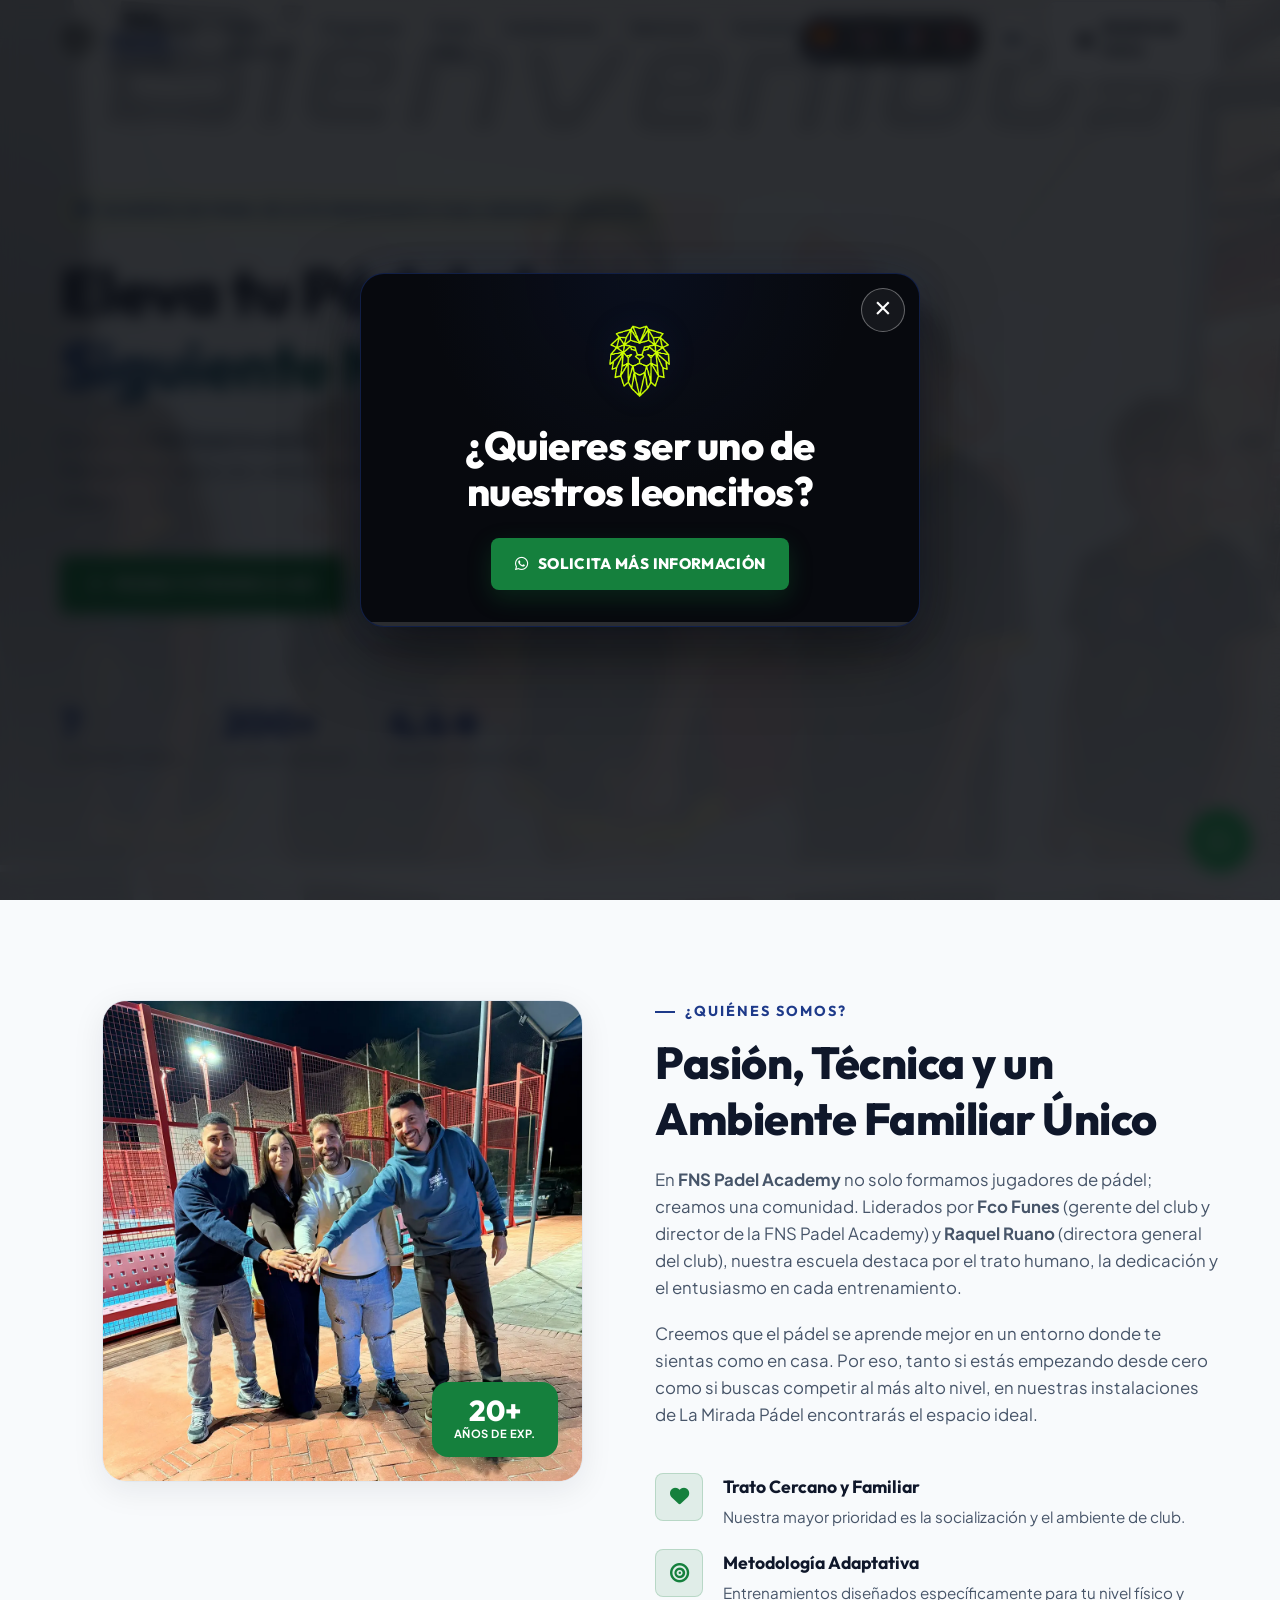
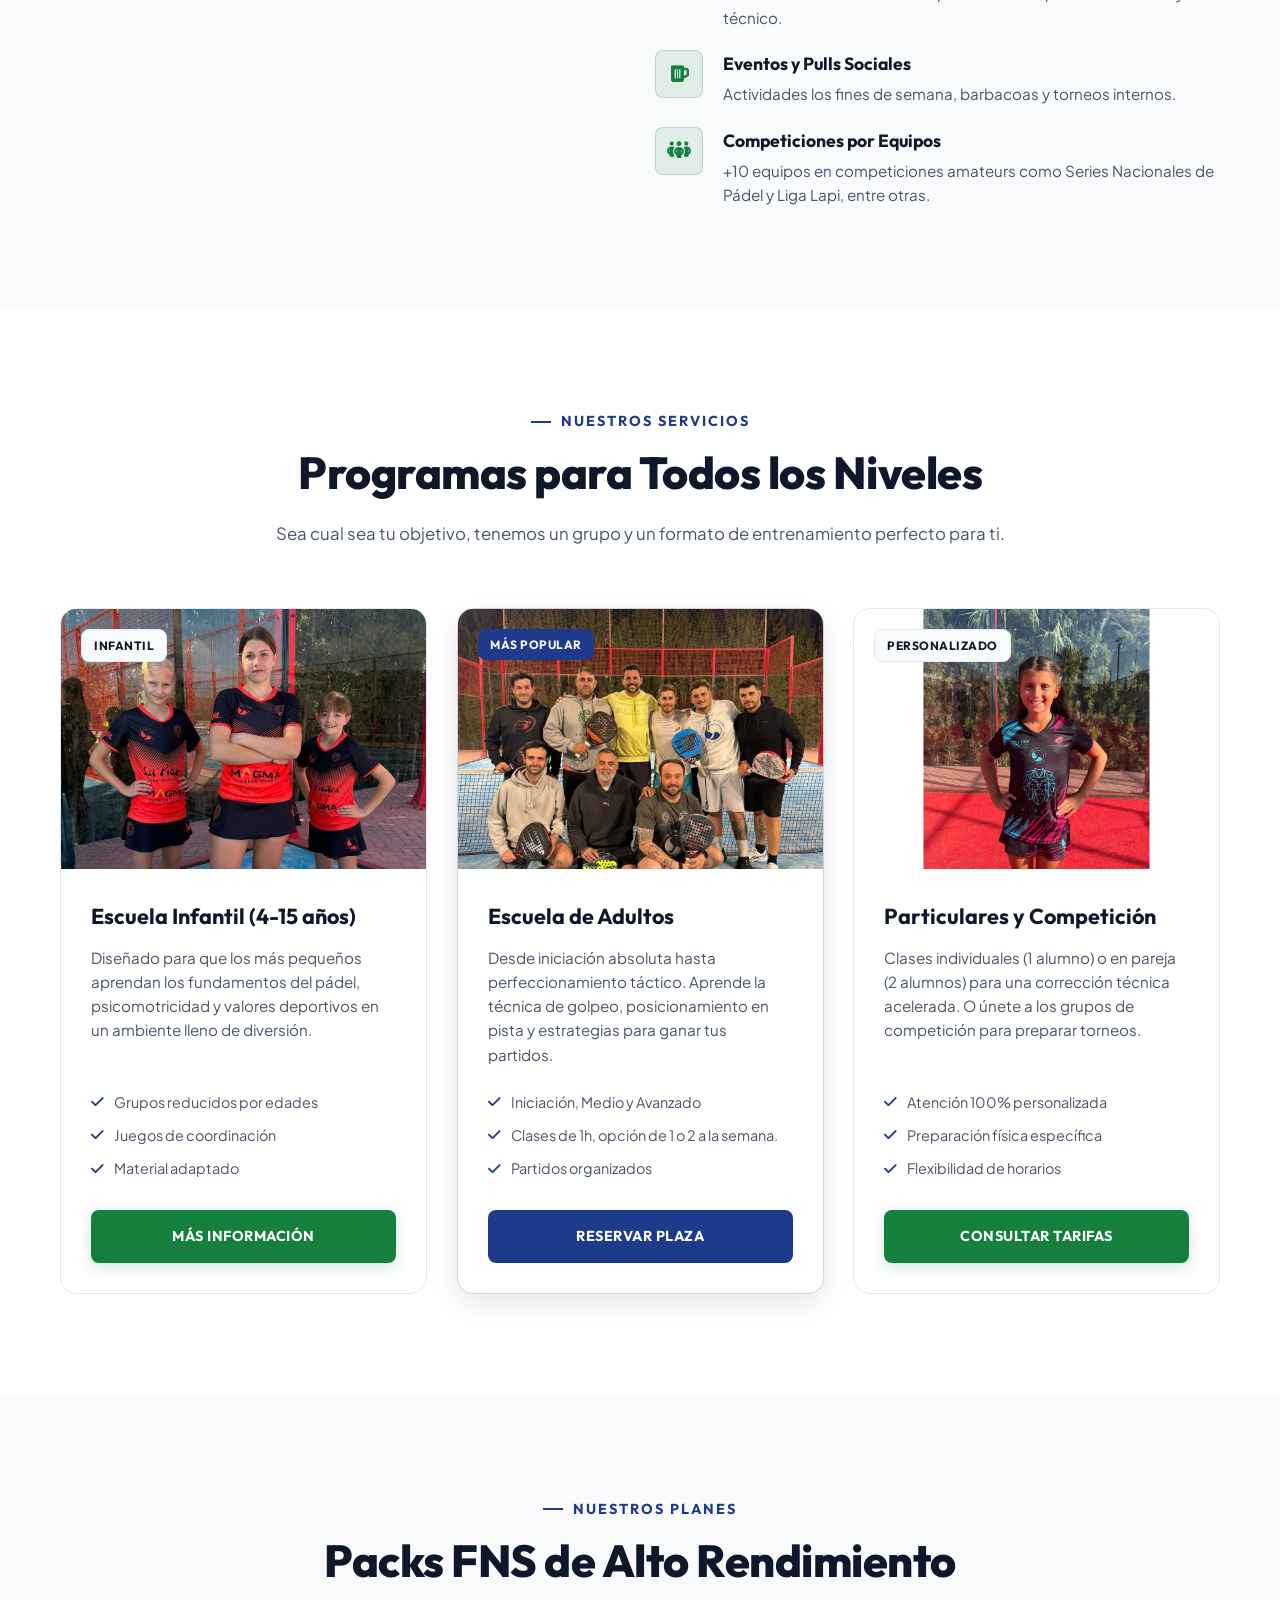
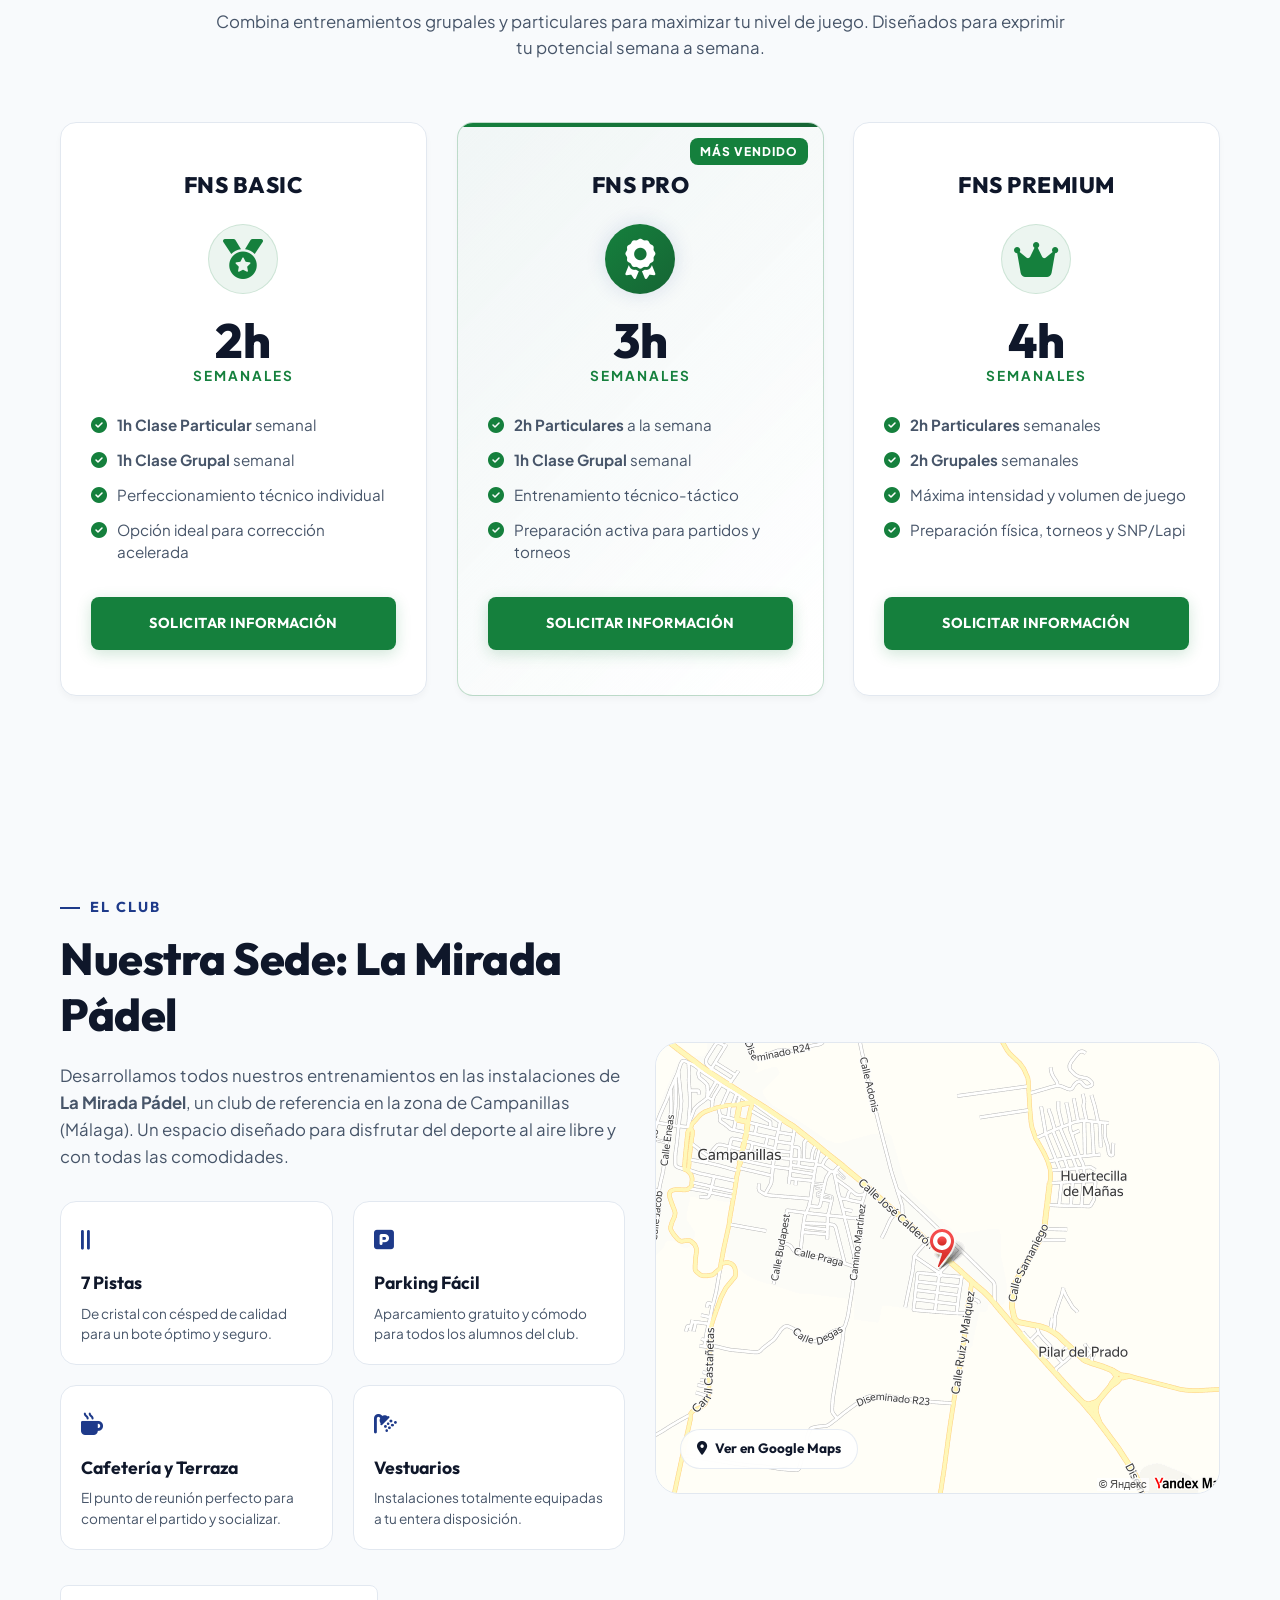
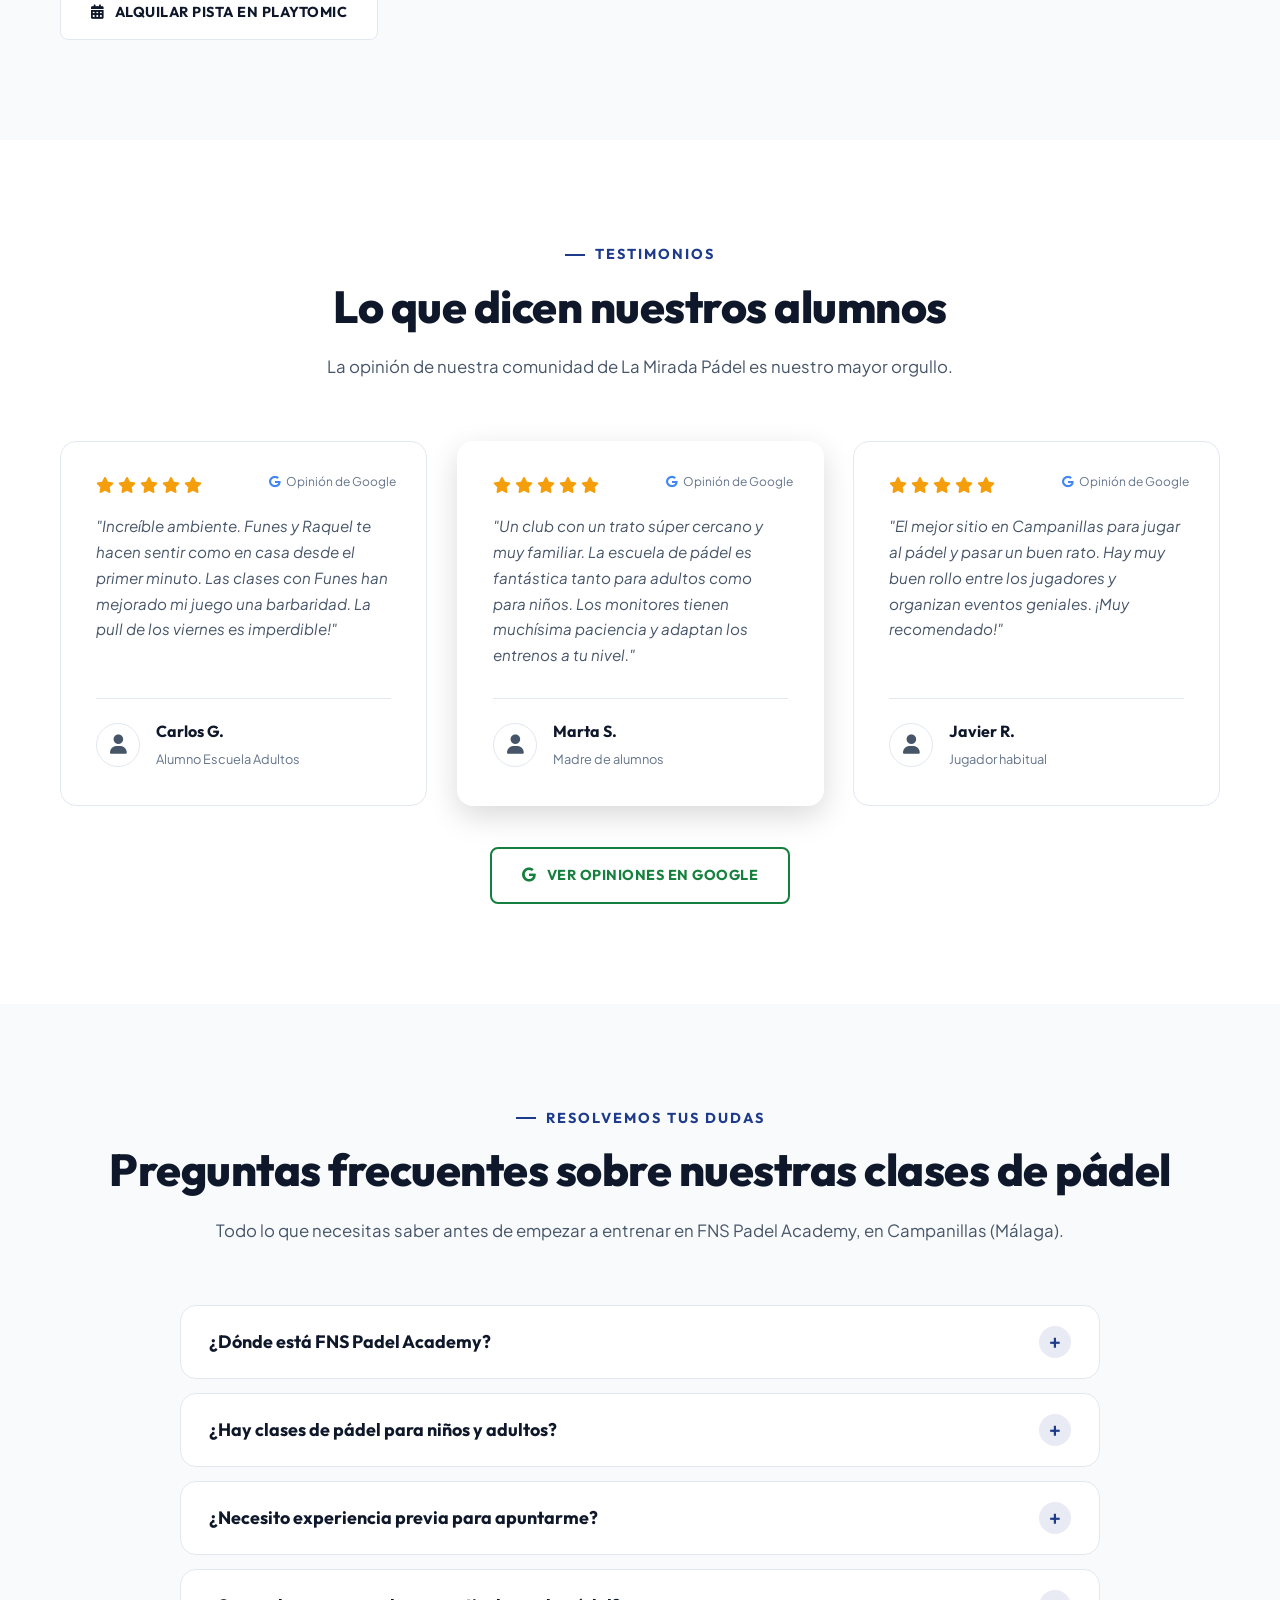
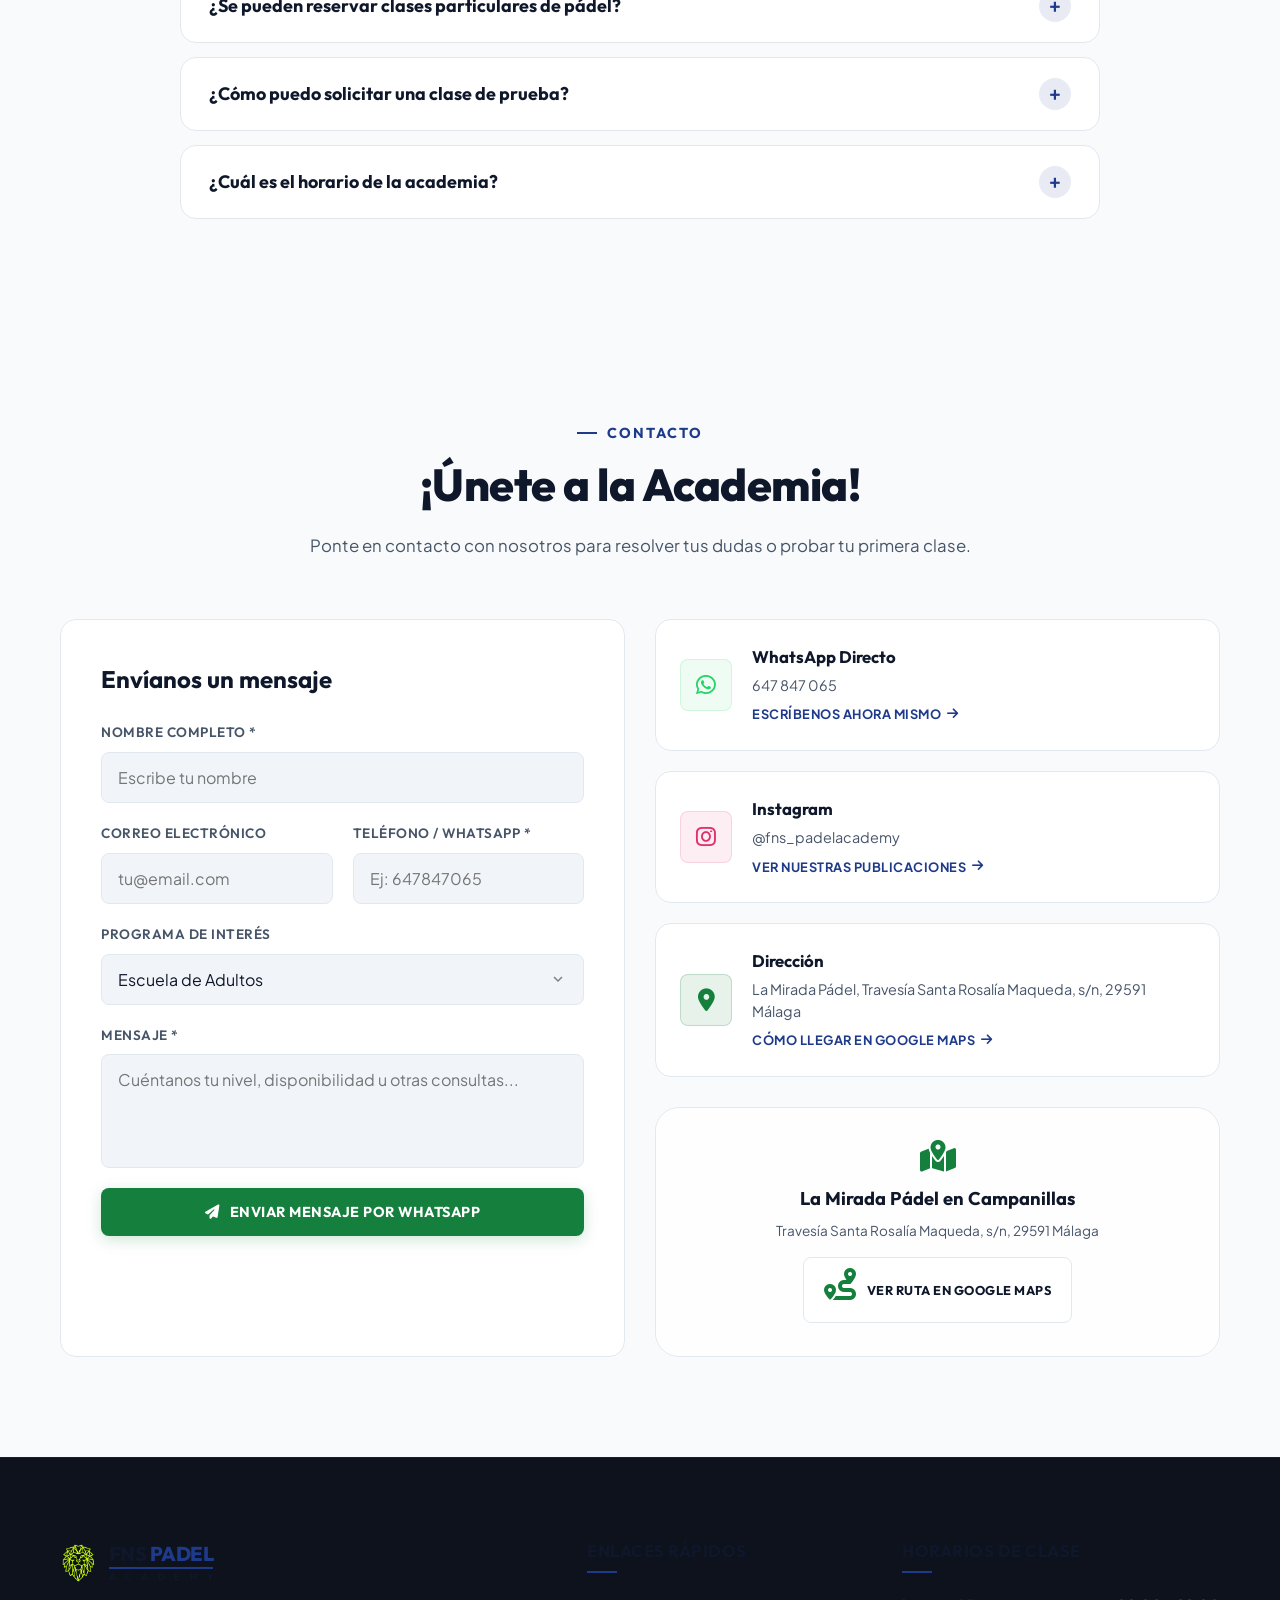
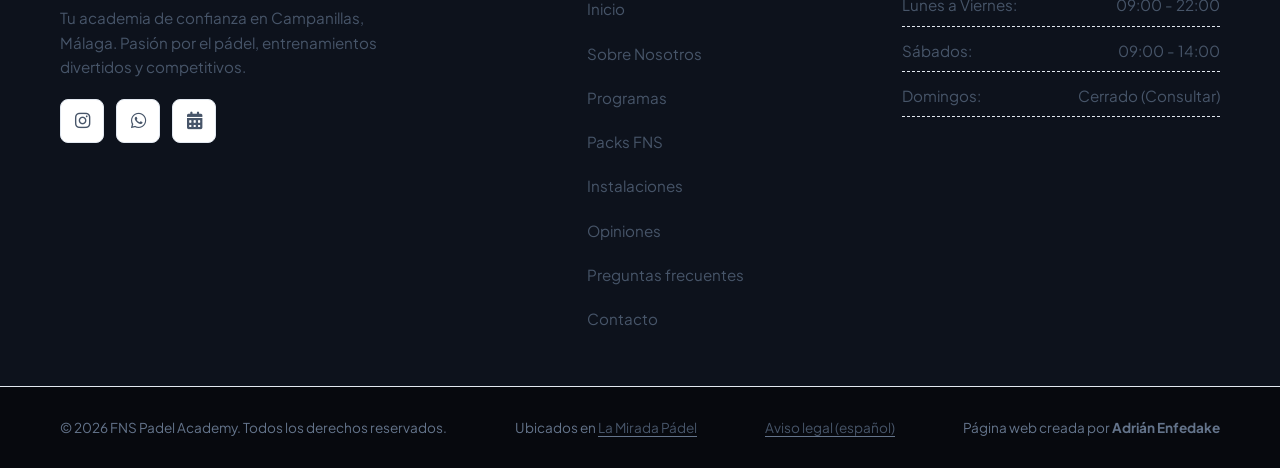
<file: index.html>
<!DOCTYPE html>
<html lang="es">
<head>
    <meta charset="UTF-8">
    <meta name="viewport" content="width=device-width, initial-scale=1.0">
    <title>FNS Padel Academy | Clases de Pádel en Campanillas, Málaga</title>
    <link rel="icon" type="image/png" sizes="96x96" href="/assets/favicon-96.png">
    <link rel="icon" type="image/png" sizes="48x48" href="/assets/favicon-48.png">
    <link rel="shortcut icon" href="/favicon.ico">
    <link rel="apple-touch-icon" sizes="180x180" href="/assets/apple-touch-icon.png">
    <link rel="manifest" href="/site.webmanifest">
    
    <!-- SEO Meta Tags -->
    <meta name="description" content="Aprende y mejora tu juego en FNS Padel Academy, ubicada en el club La Mirada Pádel (Campanillas, Málaga). Clases de pádel para adultos, niños y competición con Funes y Raquel.">
    <meta name="keywords" content="padel, FNS padel academy, la mirada padel, clases padel malaga, clases padel campanillas, escuela padel adultos, padel infantil malaga, jugar padel malaga, reservar pista padel">
    <meta name="author" content="Adrián Enfedake">
    <meta name="creator" content="Adrián Enfedake">
    <meta name="robots" content="index, follow, max-image-preview:large">
    <meta name="theme-color" content="#07090e">
    <link rel="canonical" href="https://fnspadelacademy.com/">
    <link rel="alternate" hreflang="es" href="https://fnspadelacademy.com/?lang=es">
    <link rel="alternate" hreflang="en" href="https://fnspadelacademy.com/?lang=en">
    <link rel="alternate" hreflang="fr" href="https://fnspadelacademy.com/?lang=fr">
    <link rel="alternate" hreflang="da" href="https://fnspadelacademy.com/?lang=da">
    <link rel="alternate" hreflang="x-default" href="https://fnspadelacademy.com/">
    
    <!-- Open Graph / Facebook / Instagram -->
    <meta property="og:type" content="website">
    <meta property="og:url" content="https://fnspadelacademy.com/">
    <meta property="og:site_name" content="FNS Padel Academy">
    <meta property="og:title" content="FNS Padel Academy | Escuela de Pádel en Málaga">
    <meta property="og:description" content="Entrena con profesionales en un ambiente familiar único. Escuela de adultos, infantil y competición en La Mirada Pádel.">
    <meta property="og:image" content="https://fnspadelacademy.com/assets/fns-padel-academy-social.jpg">
    <meta property="og:image:width" content="1200">
    <meta property="og:image:height" content="630">
    <meta property="og:image:alt" content="Alumnos entrenando en FNS Padel Academy, Campanillas, Málaga">
    <meta property="og:locale" content="es_ES">
    
    <!-- Twitter Card -->
    <meta name="twitter:card" content="summary_large_image">
    <meta name="twitter:url" content="https://fnspadelacademy.com/">
    <meta name="twitter:title" content="FNS Padel Academy | Escuela de Pádel en Málaga">
    <meta name="twitter:description" content="Aprende y mejora tu juego en FNS Padel Academy. Clases de pádel para todas las edades y niveles en Campanillas.">
    <meta name="twitter:image" content="https://fnspadelacademy.com/assets/fns-padel-academy-social.jpg">
    <meta name="twitter:image:alt" content="Alumnos entrenando en FNS Padel Academy, Campanillas, Málaga">
    
    <!-- JSON-LD Structured Data (website, local business and services) -->
    <script type="application/ld+json">
    {
      "@context": "https://schema.org",
      "@graph": [
        {
          "@type": "WebSite",
          "@id": "https://fnspadelacademy.com/#website",
          "url": "https://fnspadelacademy.com/",
          "name": "FNS Padel Academy",
          "inLanguage": "es-ES",
          "creator": {
            "@type": "Person",
            "name": "Adrián Enfedake"
          },
          "publisher": {
            "@id": "https://fnspadelacademy.com/#academy"
          }
        },
        {
          "@type": "WebPage",
          "@id": "https://fnspadelacademy.com/#webpage",
          "url": "https://fnspadelacademy.com/",
          "name": "FNS Padel Academy | Clases de Pádel en Campanillas, Málaga",
          "description": "Academia de pádel para adultos, niños y competición en La Mirada Pádel, Campanillas, Málaga.",
          "isPartOf": {
            "@id": "https://fnspadelacademy.com/#website"
          },
          "about": {
            "@id": "https://fnspadelacademy.com/#academy"
          },
          "inLanguage": "es-ES"
        },
        {
          "@type": "SportsActivityLocation",
          "@id": "https://fnspadelacademy.com/#academy",
          "name": "FNS Padel Academy",
          "description": "Academia de pádel para adultos, niños y competición en La Mirada Pádel, Campanillas, Málaga.",
          "slogan": "Hoy entrenan, mañana compiten, siempre crecen",
          "image": [
            "https://fnspadelacademy.com/assets/fns-padel-academy-social.jpg",
            "https://fnspadelacademy.com/assets/equipo-fns.webp",
            "https://fnspadelacademy.com/assets/escuela-infantil.webp"
          ],
          "logo": {
            "@type": "ImageObject",
            "url": "https://fnspadelacademy.com/assets/logo-square-512.png",
            "width": 512,
            "height": 512
          },
          "url": "https://fnspadelacademy.com/",
          "telephone": "+34647847065",
          "priceRange": "$$",
          "address": {
            "@type": "PostalAddress",
            "streetAddress": "Travesía Santa Rosalía Maqueda, s/n",
            "addressLocality": "Santa Rosalía Maqueda",
            "postalCode": "29591",
            "addressRegion": "Málaga",
            "addressCountry": "ES"
          },
          "geo": {
            "@type": "GeoCoordinates",
            "latitude": 36.721473,
            "longitude": -4.567341
          },
          "hasMap": "https://www.google.com/maps/place//data=!4m2!3m1!1s0xd72f02963f8306f:0x38695632b1d545f",
          "areaServed": [
            {
              "@type": "City",
              "name": "Málaga"
            },
            {
              "@type": "Place",
              "name": "Campanillas"
            },
            {
              "@type": "Place",
              "name": "Santa Rosalía Maqueda"
            }
          ],
          "contactPoint": {
            "@type": "ContactPoint",
            "telephone": "+34647847065",
            "contactType": "customer service",
            "availableLanguage": "Spanish"
          },
          "openingHoursSpecification": [
            {
              "@type": "OpeningHoursSpecification",
              "dayOfWeek": [
                "Monday",
                "Tuesday",
                "Wednesday",
                "Thursday",
                "Friday"
              ],
              "opens": "09:00",
              "closes": "22:00"
            },
            {
              "@type": "OpeningHoursSpecification",
              "dayOfWeek": "Saturday",
              "opens": "09:00",
              "closes": "14:00"
            }
          ],
          "hasOfferCatalog": {
            "@type": "OfferCatalog",
            "name": "Clases y programas de pádel",
            "itemListElement": [
              {
                "@type": "Offer",
                "itemOffered": {
                  "@type": "Service",
                  "name": "Escuela infantil de pádel",
                  "description": "Clases de pádel para niños y niñas de 4 a 15 años en grupos reducidos por edades."
                }
              },
              {
                "@type": "Offer",
                "itemOffered": {
                  "@type": "Service",
                  "name": "Escuela de pádel para adultos",
                  "description": "Clases para adultos desde iniciación hasta nivel avanzado, con técnica, táctica y partidos organizados."
                }
              },
              {
                "@type": "Offer",
                "itemOffered": {
                  "@type": "Service",
                  "name": "Clases particulares y competición",
                  "description": "Entrenamiento individual, en pareja y grupos de competición con preparación específica."
                }
              }
            ]
          },
          "sameAs": [
            "https://www.instagram.com/fns_padelacademy/",
            "https://playtomic.com/es/clubs/la-mirada-padel"
          ]
        }
      ]
    }
    </script>

    <!-- FAQ content is also visible in the Preguntas Frecuentes section -->
    <script type="application/ld+json">
    {
      "@context": "https://schema.org",
      "@type": "FAQPage",
      "mainEntity": [
        {
          "@type": "Question",
          "name": "¿Dónde está FNS Padel Academy?",
          "acceptedAnswer": {
            "@type": "Answer",
            "text": "FNS Padel Academy entrena en el club La Mirada Pádel, en Travesía Santa Rosalía Maqueda, s/n, 29591 Málaga, en la zona de Campanillas."
          }
        },
        {
          "@type": "Question",
          "name": "¿Hay clases de pádel para niños y adultos?",
          "acceptedAnswer": {
            "@type": "Answer",
            "text": "Sí. La academia cuenta con escuela infantil de 4 a 15 años, escuela de adultos y entrenamientos particulares o de competición."
          }
        },
        {
          "@type": "Question",
          "name": "¿Necesito experiencia previa para apuntarme?",
          "acceptedAnswer": {
            "@type": "Answer",
            "text": "No. Hay grupos para iniciación, nivel medio y avanzado. El entrenamiento se adapta al nivel físico, técnico y a los objetivos de cada alumno."
          }
        },
        {
          "@type": "Question",
          "name": "¿Se pueden reservar clases particulares de pádel?",
          "acceptedAnswer": {
            "@type": "Answer",
            "text": "Sí. Se ofrecen clases individuales o en pareja, además de grupos de competición y packs que combinan clases particulares y grupales."
          }
        },
        {
          "@type": "Question",
          "name": "¿Cómo puedo solicitar una clase de prueba?",
          "acceptedAnswer": {
            "@type": "Answer",
            "text": "Puedes solicitar información o tu primera clase de prueba por WhatsApp en el 647 847 065 o mediante el formulario de contacto de la web."
          }
        },
        {
          "@type": "Question",
          "name": "¿Cuál es el horario de la academia?",
          "acceptedAnswer": {
            "@type": "Answer",
            "text": "El horario general es de lunes a viernes de 09:00 a 22:00 y los sábados de 09:00 a 14:00. Para confirmar la disponibilidad de una clase concreta, consulta por WhatsApp."
          }
        }
      ]
    }
    </script>

    <link rel="preload" as="image" href="assets/fns-hero.webp" type="image/webp" fetchpriority="high">
    
    <!-- Fonts -->
    <link rel="preconnect" href="https://fonts.googleapis.com">
    <link rel="preconnect" href="https://fonts.gstatic.com" crossorigin>
    <link href="https://fonts.googleapis.com/css2?family=Outfit:wght@300;400;500;600;700;800&family=Plus+Jakarta+Sans:wght@300;400;500;600;700&display=swap" rel="stylesheet">
    
    <!-- FontAwesome for Icons -->
    <link rel="stylesheet" href="https://cdnjs.cloudflare.com/ajax/libs/font-awesome/6.4.0/css/all.min.css">
    
    <link rel="stylesheet" href="style.css?v=3">
</head>
<body>

    <!-- HEADER / NAVIGATION -->
    <header class="header" id="header">
        <div class="container header-container">
            <a href="#inicio" class="logo-container" aria-label="FNS Padel Academy - Inicio">
                <img src="assets/logo.png" alt="FNS Padel Academy Logo" class="logo-img" width="444" height="530" decoding="async">
                <div class="logo-brand">
                    <span class="logo-text">FNS <span class="accent-text">Padel</span></span>
                    <span class="logo-subtext"><span>A</span><span>C</span><span>A</span><span>D</span><span>E</span><span>M</span><span>Y</span></span>
                </div>
            </a>
            
            <nav class="nav" id="nav-menu" aria-label="Menú principal">
                <ul class="nav-list">
                    <li><a href="#inicio" class="nav-link active">Inicio</a></li>
                    <li><a href="#nosotros" class="nav-link">Sobre Nosotros</a></li>
                    <li><a href="#programas" class="nav-link">Programas</a></li>
                    <li><a href="#packs" class="nav-link">Packs FNS</a></li>
                    <li><a href="#instalaciones" class="nav-link">Instalaciones</a></li>
                    <li><a href="#testimonios" class="nav-link">Opiniones</a></li>
                    <li><a href="#contacto" class="nav-link">Contacto</a></li>
                </ul>
            </nav>
            
            <div class="header-actions">
                <div class="language-switcher" aria-label="Seleccionar idioma">
                    <a href="?lang=es" class="language-link" data-language="es" lang="es" hreflang="es" aria-label="Ver la web en español" title="Español"><span aria-hidden="true">🇪🇸</span><small>ES</small></a>
                    <a href="?lang=en" class="language-link" data-language="en" lang="en" hreflang="en" aria-label="View the website in English" title="English"><span aria-hidden="true">🇬🇧</span><small>EN</small></a>
                    <a href="?lang=fr" class="language-link" data-language="fr" lang="fr" hreflang="fr" aria-label="Voir le site en français" title="Français"><span aria-hidden="true">🇫🇷</span><small>FR</small></a>
                    <a href="?lang=da" class="language-link" data-language="da" lang="da" hreflang="da" aria-label="Se hjemmesiden på dansk" title="Dansk"><span aria-hidden="true">🇩🇰</span><small>DA</small></a>
                </div>
                <button class="btn-music" id="music-toggle" aria-label="Activar música motivadora" title="Música motivadora 🎵">
                    <i class="fa-solid fa-volume-xmark"></i>
                </button>
                <a href="https://playtomic.com/es/clubs/la-mirada-padel" target="_blank" rel="noopener noreferrer" class="btn btn-secondary header-btn" id="btn-header-playtomic" aria-label="Reservar pista en La Mirada Padel vía Playtomic">
                    <i class="fa-solid fa-calendar-check"></i> Reservar Pista
                </a>
                <button class="menu-toggle" id="menu-toggle" aria-label="Abrir menú de navegación" aria-expanded="false" aria-controls="nav-menu">
                    <span class="bar"></span>
                    <span class="bar"></span>
                    <span class="bar"></span>
                </button>
            </div>
        </div>
    </header>

    <main>
        <!-- HERO SECTION -->
        <section class="hero" id="inicio">
            <div class="hero-overlay"></div>
            <div class="container hero-container">
                <div class="hero-content">
                    <span class="hero-tagline"><i class="fa-solid fa-trophy"></i> Academia de Pádel de Alto Rendimiento para Menores y Adultos</span>
                    <h1 class="hero-title">Eleva tu Pádel al <span class="gradient-text">Siguiente Nivel</span></h1>
                    <p class="hero-description">
                        Entrena en <strong>FNS Padel Academy</strong>, con base en el club <strong>La Mirada Pádel</strong> (Campanillas, Málaga). Formación de calidad, ambiente familiar y diversión garantizada para todas las edades.
                    </p>
                    <div class="hero-buttons">
                        <a href="https://wa.me/34647847065?text=Hola!%20Quiero%20reservar%20mi%20primera%20clase%20de%20prueba%20en%20FNS%20Padel%20Academy." target="_blank" rel="noopener noreferrer" class="btn btn-primary" id="btn-hero-whatsapp" aria-label="Contactar por WhatsApp para una clase de prueba">
                            <i class="fa-brands fa-whatsapp"></i> Prueba tu primera clase
                        </a>
                        <a href="https://playtomic.com/es/clubs/la-mirada-padel" target="_blank" rel="noopener noreferrer" class="btn btn-outline" id="btn-hero-playtomic" aria-label="Alquilar pista en Playtomic">
                            <i class="fa-solid fa-table-tennis-paddle-ball"></i> Alquilar Pista
                        </a>
                    </div>
                    
                    <div class="hero-stats">
                        <div class="stat-item">
                            <span class="stat-number">7</span>
                            <span class="stat-label">Pistas de Cristal</span>
                        </div>
                        <div class="stat-item">
                            <span class="stat-number">200+</span>
                            <span class="stat-label">Alumnos Activos</span>
                        </div>
                        <div class="stat-item">
                            <span class="stat-number">4.4★</span>
                            <span class="stat-label">Valoración Google</span>
                        </div>
                    </div>
                </div>
            </div>
            
            <div class="hero-wave">
                <svg data-name="Layer 1" xmlns="http://www.w3.org/2000/svg" viewBox="0 0 1200 120" preserveAspectRatio="none">
                    <path d="M321.39,56.44c58-10.79,114.16-30.13,172-41.86,82.39-16.72,168.19-17.73,250.45-.39C823.78,31,906.67,72,985.66,92.83c70.05,18.48,146.53,26.09,214.34,3V120H0V0C26.9,8.75,57.05,18.3,87.43,26.47,163,46.77,242.44,69.65,321.39,56.44Z" class="shape-fill"></path>
                </svg>
            </div>
        </section>

        <!-- ABOUT SECTION -->
        <section class="about section" id="nosotros">
            <div class="container">
                <div class="grid grid-2">
                    <div class="about-image-wrapper reveal-left">
                        <div class="about-image-card">
                            <img src="assets/equipo-fns.webp" alt="Fco Funes y Raquel Ruano, directores del club FNS Padel Academy" class="about-img" width="1196" height="1200" loading="lazy" decoding="async">
                            <div class="experience-badge">
                                <span class="badge-years">20+</span>
                                <span class="badge-text">Años de Exp.</span>
                            </div>
                        </div>
                    </div>
                    
                    <div class="about-info reveal-right">
                        <span class="section-subtitle">¿Quiénes Somos?</span>
                        <h2 class="section-title">Pasión, Técnica y un Ambiente Familiar Único</h2>
                        <p class="about-text">
                            En <strong>FNS Padel Academy</strong> no solo formamos jugadores de pádel; creamos una comunidad. Liderados por <strong>Fco Funes</strong> (gerente del club y director de la FNS Padel Academy) y <strong>Raquel Ruano</strong> (directora general del club), nuestra escuela destaca por el trato humano, la dedicación y el entusiasmo en cada entrenamiento.
                        </p>
                        <p class="about-text">
                            Creemos que el pádel se aprende mejor en un entorno donde te sientas como en casa. Por eso, tanto si estás empezando desde cero como si buscas competir al más alto nivel, en nuestras instalaciones de La Mirada Pádel encontrarás el espacio ideal.
                        </p>
                        
                        <div class="features-list">
                            <div class="feature-item">
                                <div class="feature-icon"><i class="fa-solid fa-heart" aria-hidden="true"></i></div>
                                <div class="feature-content">
                                    <h3>Trato Cercano y Familiar</h3>
                                    <p>Nuestra mayor prioridad es la socialización y el ambiente de club.</p>
                                </div>
                            </div>
                            <div class="feature-item">
                                <div class="feature-icon"><i class="fa-solid fa-bullseye" aria-hidden="true"></i></div>
                                <div class="feature-content">
                                    <h3>Metodología Adaptativa</h3>
                                    <p>Entrenamientos diseñados específicamente para tu nivel físico y técnico.</p>
                                </div>
                            </div>
                            <div class="feature-item">
                                <div class="feature-icon"><i class="fa-solid fa-beer-mug-empty" aria-hidden="true"></i></div>
                                <div class="feature-content">
                                    <h3>Eventos y Pulls Sociales</h3>
                                    <p>Actividades los fines de semana, barbacoas y torneos internos.</p>
                                </div>
                            </div>
                            <div class="feature-item">
                                <div class="feature-icon"><i class="fa-solid fa-people-group" aria-hidden="true"></i></div>
                                <div class="feature-content">
                                    <h3>Competiciones por Equipos</h3>
                                    <p>+10 equipos en competiciones amateurs como Series Nacionales de Pádel y Liga Lapi, entre otras.</p>
                                </div>
                            </div>
                        </div>
                    </div>
                </div>
            </div>
        </section>

        <!-- PROGRAMS SECTION -->
        <section class="programs section" id="programas">
            <div class="container">
                <div class="section-header text-center">
                    <span class="section-subtitle">Nuestros Servicios</span>
                    <h2 class="section-title">Programas para Todos los Niveles</h2>
                    <p class="section-description">
                        Sea cual sea tu objetivo, tenemos un grupo y un formato de entrenamiento perfecto para ti.
                    </p>
                </div>
                
                <div class="grid grid-3">
                    <!-- Program Card 1 -->
                    <div class="card program-card reveal-up">
                        <div class="card-img-wrapper">
                              <img src="assets/escuela-infantil.webp" alt="Niños en el entrenamiento de la Escuela Infantil FNS" class="card-img" width="999" height="1200" loading="lazy" decoding="async">
                            <div class="card-tag">Infantil</div>
                        </div>
                        <div class="card-body">
                            <h3>Escuela Infantil (4-15 años)</h3>
                            <p class="card-text">
                                Diseñado para que los más pequeños aprendan los fundamentos del pádel, psicomotricidad y valores deportivos en un ambiente lleno de diversión.
                            </p>
                            <ul class="card-features">
                                <li><i class="fa-solid fa-check" aria-hidden="true"></i> Grupos reducidos por edades</li>
                                <li><i class="fa-solid fa-check" aria-hidden="true"></i> Juegos de coordinación</li>
                                <li><i class="fa-solid fa-check" aria-hidden="true"></i> Material adaptado</li>
                            </ul>
                            <a href="https://wa.me/34647847065?text=Hola!%20Me%20interesa%20la%20Escuela%20Infantil%20de%20FNS%20Padel%20Academy%20para%20mi%20hijo/a." target="_blank" rel="noopener noreferrer" class="btn btn-primary btn-block" aria-label="Preguntar sobre escuela infantil por WhatsApp">Más Información</a>
                        </div>
                    </div>

                    <!-- Program Card 2 -->
                    <div class="card program-card featured-card reveal-up" style="animation-delay: 0.2s;">
                        <div class="card-img-wrapper">
                            <img src="assets/escuela-adultos-grupo.webp" alt="Grupo de alumnos de la Escuela de Adultos de FNS Padel Academy en la pista" class="card-img" width="1200" height="844" loading="lazy" decoding="async">
                            <div class="card-tag tag-featured">Más Popular</div>
                        </div>
                        <div class="card-body">
                            <h3>Escuela de Adultos</h3>
                            <p class="card-text">
                                Desde iniciación absoluta hasta perfeccionamiento táctico. Aprende la técnica de golpeo, posicionamiento en pista y estrategias para ganar tus partidos.
                            </p>
                            <ul class="card-features">
                                <li><i class="fa-solid fa-check" aria-hidden="true"></i> Iniciación, Medio y Avanzado</li>
                                <li><i class="fa-solid fa-check" aria-hidden="true"></i> Clases de 1h, opción de 1 o 2 a la semana.</li>
                                <li><i class="fa-solid fa-check" aria-hidden="true"></i> Partidos organizados</li>
                            </ul>
                            <a href="https://wa.me/34647847065?text=Hola!%20Quiero%20apuntarme%20o%20saber%20más%20de%20la%20Escuela%20de%20Adultos%20de%20FNS%20Padel%20Academy." target="_blank" rel="noopener noreferrer" class="btn btn-accent btn-block" aria-label="Reservar plaza en escuela de adultos por WhatsApp">Reservar Plaza</a>
                        </div>
                    </div>

                    <!-- Program Card 3 -->
                    <div class="card program-card reveal-up" style="animation-delay: 0.4s;">
                        <div class="card-img-wrapper">
                             <img src="assets/clases-particulares.webp" alt="Alumna sonriente en la sesión de entrenamiento técnico de FNS Padel" class="card-img" width="1400" height="1011" loading="lazy" decoding="async">
                            <div class="card-tag">Personalizado</div>
                        </div>
                        <div class="card-body">
                            <h3>Particulares y Competición</h3>
                            <p class="card-text">
                                Clases individuales (1 alumno) o en pareja (2 alumnos) para una corrección técnica acelerada. O únete a los grupos de competición para preparar torneos.
                            </p>
                            <ul class="card-features">
                                <li><i class="fa-solid fa-check" aria-hidden="true"></i> Atención 100% personalizada</li>
                                <li><i class="fa-solid fa-check" aria-hidden="true"></i> Preparación física específica</li>
                                <li><i class="fa-solid fa-check" aria-hidden="true"></i> Flexibilidad de horarios</li>
                            </ul>
                            <a href="https://wa.me/34647847065?text=Hola!%20Me%20gustaría%20recibir%20información%20sobre%20clases%20particulares%20o%20el%20grupo%20de%20competición." target="_blank" rel="noopener noreferrer" class="btn btn-primary btn-block" aria-label="Consultar tarifas de clases particulares por WhatsApp">Consultar Tarifas</a>
                        </div>
                    </div>
                </div>
            </div>
        </section>

        <!-- PACKS SECTION -->
        <section class="packs section" id="packs">
            <div class="container">
                <div class="section-header text-center">
                    <span class="section-subtitle">Nuestros Planes</span>
                    <h2 class="section-title">Packs FNS de Alto Rendimiento</h2>
                    <p class="section-description">
                        Combina entrenamientos grupales y particulares para maximizar tu nivel de juego. Diseñados para exprimir tu potencial semana a semana.
                    </p>
                </div>

                <div class="grid grid-3">
                    <!-- Pack Card 1 -->
                    <div class="card pack-card reveal-up">
                        <div class="pack-badge">FNS Basic</div>
                        <div class="pack-icon">
                            <i class="fa-solid fa-medal" aria-hidden="true"></i>
                        </div>
                        <div class="pack-hours">
                            <span class="hours-num">2h</span>
                            <span class="hours-label">Semanales</span>
                        </div>
                        <ul class="pack-features">
                            <li><i class="fa-solid fa-circle-check" aria-hidden="true"></i> <span><strong>1h Clase Particular</strong> semanal</span></li>
                            <li><i class="fa-solid fa-circle-check" aria-hidden="true"></i> <span><strong>1h Clase Grupal</strong> semanal</span></li>
                            <li><i class="fa-solid fa-circle-check" aria-hidden="true"></i> <span>Perfeccionamiento técnico individual</span></li>
                            <li><i class="fa-solid fa-circle-check" aria-hidden="true"></i> <span>Opción ideal para corrección acelerada</span></li>
                        </ul>
                        <div class="pack-action">
                            <a href="https://wa.me/34647847065?text=%C2%A1Hola%21%20Me%20gustar%C3%ADa%20solicitar%20informaci%C3%B3n%20sobre%20el%20Pack%20FNS%20Basic%20%281h%20particular%20%2B%201h%20grupal%20a%20la%20semana%29.%20%C2%BFPodr%C3%ADais%20indicarme%20qu%C3%A9%20horarios%20y%20tarifas%20est%C3%A1n%20disponibles%3F" target="_blank" rel="noopener noreferrer" class="btn btn-primary btn-block" aria-label="Solicitar información sobre el Pack FNS Basic por WhatsApp">
                                Solicitar Información
                            </a>
                        </div>
                    </div>

                    <!-- Pack Card 2 -->
                    <div class="card pack-card featured-pack reveal-up" style="animation-delay: 0.2s;">
                        <div class="pack-tag-ribbon">Más Vendido</div>
                        <div class="pack-badge">FNS Pro</div>
                        <div class="pack-icon">
                            <i class="fa-solid fa-award" aria-hidden="true"></i>
                        </div>
                        <div class="pack-hours">
                            <span class="hours-num">3h</span>
                            <span class="hours-label">Semanales</span>
                        </div>
                        <ul class="pack-features">
                            <li><i class="fa-solid fa-circle-check" aria-hidden="true"></i> <span><strong>2h Particulares</strong> a la semana</span></li>
                            <li><i class="fa-solid fa-circle-check" aria-hidden="true"></i> <span><strong>1h Clase Grupal</strong> semanal</span></li>
                            <li><i class="fa-solid fa-circle-check" aria-hidden="true"></i> <span>Entrenamiento técnico-táctico</span></li>
                            <li><i class="fa-solid fa-circle-check" aria-hidden="true"></i> <span>Preparación activa para partidos y torneos</span></li>
                        </ul>
                        <div class="pack-action">
                            <a href="https://wa.me/34647847065?text=%C2%A1Hola%21%20Me%20gustar%C3%ADa%20solicitar%20informaci%C3%B3n%20sobre%20el%20Pack%20FNS%20Pro%20%282h%20particular%20%2B%201h%20grupal%20a%20la%20semana%29.%20%C2%BFPodr%C3%ADais%20indicarme%20qu%C3%A9%20horarios%20y%20tarifas%20est%C3%A1n%20disponibles%3F" target="_blank" rel="noopener noreferrer" class="btn btn-primary btn-block" aria-label="Solicitar información sobre el Pack FNS Pro por WhatsApp">
                                Solicitar Información
                            </a>
                        </div>
                    </div>

                    <!-- Pack Card 3 -->
                    <div class="card pack-card reveal-up" style="animation-delay: 0.4s;">
                        <div class="pack-badge">FNS Premium</div>
                        <div class="pack-icon">
                            <i class="fa-solid fa-crown" aria-hidden="true"></i>
                        </div>
                        <div class="pack-hours">
                            <span class="hours-num">4h</span>
                            <span class="hours-label">Semanales</span>
                        </div>
                        <ul class="pack-features">
                            <li><i class="fa-solid fa-circle-check" aria-hidden="true"></i> <span><strong>2h Particulares</strong> semanales</span></li>
                            <li><i class="fa-solid fa-circle-check" aria-hidden="true"></i> <span><strong>2h Grupales</strong> semanales</span></li>
                            <li><i class="fa-solid fa-circle-check" aria-hidden="true"></i> <span>Máxima intensidad y volumen de juego</span></li>
                            <li><i class="fa-solid fa-circle-check" aria-hidden="true"></i> <span>Preparación física, torneos y SNP/Lapi</span></li>
                        </ul>
                        <div class="pack-action">
                            <a href="https://wa.me/34647847065?text=%C2%A1Hola%21%20Me%20gustar%C3%ADa%20solicitar%20informaci%C3%B3n%20sobre%20el%20Pack%20FNS%20Premium%20%282h%20particulares%20%2B%202h%20grupales%20a%20la%20semana%29.%20%C2%BFPodr%C3%ADais%20indicarme%20qu%C3%A9%20horarios%20y%20tarifas%20est%C3%A1n%20disponibles%3F" target="_blank" rel="noopener noreferrer" class="btn btn-primary btn-block" aria-label="Solicitar información sobre el Pack FNS Premium por WhatsApp">
                                Solicitar Información
                            </a>
                        </div>
                    </div>
                </div>
            </div>
        </section>

        <!-- FACILITIES SECTION -->
        <section class="facilities section" id="instalaciones">
            <div class="container">
                <div class="grid grid-2">
                    <div class="facilities-info reveal-left">
                        <span class="section-subtitle">El Club</span>
                        <h2 class="section-title">Nuestra Sede: La Mirada Pádel</h2>
                        <p class="facilities-text">
                            Desarrollamos todos nuestros entrenamientos en las instalaciones de <strong>La Mirada Pádel</strong>, un club de referencia en la zona de Campanillas (Málaga). Un espacio diseñado para disfrutar del deporte al aire libre y con todas las comodidades.
                        </p>
                        
                        <div class="facilities-specs">
                            <div class="spec-card">
                                <div class="spec-icon"><i class="fa-solid fa-grip-lines-vertical" aria-hidden="true"></i></div>
                                <h4>7 Pistas</h4>
                                <p>De cristal con césped de calidad para un bote óptimo y seguro.</p>
                            </div>
                            <div class="spec-card">
                                <div class="spec-icon"><i class="fa-solid fa-square-parking" aria-hidden="true"></i></div>
                                <h4>Parking Fácil</h4>
                                <p>Aparcamiento gratuito y cómodo para todos los alumnos del club.</p>
                            </div>
                            <div class="spec-card">
                                <div class="spec-icon"><i class="fa-solid fa-mug-hot" aria-hidden="true"></i></div>
                                <h4>Cafetería y Terraza</h4>
                                <p>El punto de reunión perfecto para comentar el partido y socializar.</p>
                            </div>
                            <div class="spec-card">
                                <div class="spec-icon"><i class="fa-solid fa-shower" aria-hidden="true"></i></div>
                                <h4>Vestuarios</h4>
                                <p>Instalaciones totalmente equipadas a tu entera disposición.</p>
                            </div>
                        </div>
                        
                        <div class="facilities-action">
                            <a href="https://playtomic.com/es/clubs/la-mirada-padel" target="_blank" rel="noopener noreferrer" class="btn btn-secondary" id="btn-facilities-playtomic" aria-label="Alquilar pista en el club La Mirada Padel vía Playtomic">
                                <i class="fa-solid fa-calendar-days"></i> Alquilar Pista en Playtomic
                            </a>
                        </div>
                    </div>
                    
                    <div class="facilities-gallery reveal-right">
                        <a href="https://www.google.com/maps/search/?api=1&query=Padel+4+La+Mirada+Campanillas+Malaga" target="_blank" rel="noopener noreferrer" class="gallery-map-link" title="Ver en Google Maps">
                            <div class="gallery-wrapper">
                                 <img src="assets/map.png" alt="Mapa de ubicación de La Mirada Pádel en Campanillas, Málaga" class="gallery-img-main" width="600" height="450" loading="lazy" decoding="async">
                                 <div class="gallery-badge">
                                     <i class="fa-solid fa-location-dot" aria-hidden="true"></i> Ver en Google Maps
                                 </div>
                            </div>
                        </a>
                    </div>
                </div>
            </div>
        </section>

        <!-- TESTIMONIALS SECTION -->
        <section class="testimonials section" id="testimonios">
            <div class="container">
                <div class="section-header text-center">
                    <span class="section-subtitle">Testimonios</span>
                    <h2 class="section-title">Lo que dicen nuestros alumnos</h2>
                    <p class="section-description">
                        La opinión de nuestra comunidad de La Mirada Pádel es nuestro mayor orgullo.
                    </p>
                </div>
                
                <div class="grid grid-3">
                    <!-- Testimonial 1 -->
                    <div class="card testimonial-card reveal-up">
                        <div class="rating">
                            <i class="fa-solid fa-star" aria-hidden="true"></i>
                            <i class="fa-solid fa-star" aria-hidden="true"></i>
                            <i class="fa-solid fa-star" aria-hidden="true"></i>
                            <i class="fa-solid fa-star" aria-hidden="true"></i>
                            <i class="fa-solid fa-star" aria-hidden="true"></i>
                        </div>
                        <p class="testimonial-text">
                            "Increíble ambiente. Funes y Raquel te hacen sentir como en casa desde el primer minuto. Las clases con Funes han mejorado mi juego una barbaridad. La pull de los viernes es imperdible!"
                        </p>
                        <div class="user-info">
                            <div class="avatar"><i class="fa-solid fa-user" aria-hidden="true"></i></div>
                            <div>
                                <h4 class="user-name">Carlos G.</h4>
                                <span class="user-role">Alumno Escuela Adultos</span>
                            </div>
                        </div>
                        <span class="google-badge"><i class="fa-brands fa-google" aria-hidden="true"></i> Opinión de Google</span>
                    </div>

                    <!-- Testimonial 2 -->
                    <div class="card testimonial-card featured-testimonial reveal-up" style="animation-delay: 0.2s;">
                        <div class="rating">
                            <i class="fa-solid fa-star" aria-hidden="true"></i>
                            <i class="fa-solid fa-star" aria-hidden="true"></i>
                            <i class="fa-solid fa-star" aria-hidden="true"></i>
                            <i class="fa-solid fa-star" aria-hidden="true"></i>
                            <i class="fa-solid fa-star" aria-hidden="true"></i>
                        </div>
                        <p class="testimonial-text">
                            "Un club con un trato súper cercano y muy familiar. La escuela de pádel es fantástica tanto para adultos como para niños. Los monitores tienen muchísima paciencia y adaptan los entrenos a tu nivel."
                        </p>
                        <div class="user-info">
                            <div class="avatar"><i class="fa-solid fa-user" aria-hidden="true"></i></div>
                            <div>
                                <h4 class="user-name">Marta S.</h4>
                                <span class="user-role">Madre de alumnos</span>
                            </div>
                        </div>
                        <span class="google-badge"><i class="fa-brands fa-google" aria-hidden="true"></i> Opinión de Google</span>
                    </div>

                    <!-- Testimonial 3 -->
                    <div class="card testimonial-card reveal-up" style="animation-delay: 0.4s;">
                        <div class="rating">
                            <i class="fa-solid fa-star" aria-hidden="true"></i>
                            <i class="fa-solid fa-star" aria-hidden="true"></i>
                            <i class="fa-solid fa-star" aria-hidden="true"></i>
                            <i class="fa-solid fa-star" aria-hidden="true"></i>
                            <i class="fa-solid fa-star" aria-hidden="true"></i>
                        </div>
                        <p class="testimonial-text">
                            "El mejor sitio en Campanillas para jugar al pádel y pasar un buen rato. Hay muy buen rollo entre los jugadores y organizan eventos geniales. ¡Muy recomendado!"
                        </p>
                        <div class="user-info">
                            <div class="avatar"><i class="fa-solid fa-user" aria-hidden="true"></i></div>
                            <div>
                                <h4 class="user-name">Javier R.</h4>
                                <span class="user-role">Jugador habitual</span>
                            </div>
                        </div>
                        <span class="google-badge"><i class="fa-brands fa-google" aria-hidden="true"></i> Opinión de Google</span>
                    </div>
                </div>
                
                <div class="text-center testimonial-link-wrapper">
                    <a href="https://www.google.com/search?sca_esv=f2f41032b44be3af&sxsrf=APpeQnvKvMhHVXDNM0loCzIvj0gVNisdkg:1783278720574&q=la+mirada+padel&si=APenkKm7iecQ4G6P-TsbSMFKIQtv3EFIqRAFw-i8uEbk55Z-_yA1qPIkJRVUqR4JsvBSwHBPgtljCKVHUWlX6c_hz9FSLzmR5jXAsqV2njDSuvJfk6n3XLk%3D" target="_blank" rel="noopener noreferrer" class="btn btn-outline" id="btn-more-reviews" aria-label="Ver todas las reseñas de Google en una pestaña nueva">
                        <i class="fa-brands fa-google"></i> Ver opiniones en Google
                    </a>
                </div>
            </div>
        </section>

        <!-- FREQUENTLY ASKED QUESTIONS SECTION -->
        <section class="faq section" id="preguntas">
            <div class="container">
                <div class="section-header text-center">
                    <span class="section-subtitle">Resolvemos tus dudas</span>
                    <h2 class="section-title">Preguntas frecuentes sobre nuestras clases de pádel</h2>
                    <p class="section-description">
                        Todo lo que necesitas saber antes de empezar a entrenar en FNS Padel Academy, en Campanillas (Málaga).
                    </p>
                </div>

                <div class="faq-list">
                    <details class="faq-item reveal-up">
                        <summary>¿Dónde está FNS Padel Academy?</summary>
                        <div class="faq-answer">
                            <p>Entrenamos en el club <strong>La Mirada Pádel</strong>, en Travesía Santa Rosalía Maqueda, s/n, 29591 Málaga, en la zona de Campanillas. Puedes consultar la <a href="#instalaciones" class="faq-link">ubicación y las instalaciones</a> antes de venir.</p>
                        </div>
                    </details>

                    <details class="faq-item reveal-up">
                        <summary>¿Hay clases de pádel para niños y adultos?</summary>
                        <div class="faq-answer">
                            <p>Sí. Contamos con escuela infantil de 4 a 15 años, escuela de adultos y entrenamientos particulares o de competición. Consulta todos nuestros <a href="#programas" class="faq-link">programas de pádel</a>.</p>
                        </div>
                    </details>

                    <details class="faq-item reveal-up">
                        <summary>¿Necesito experiencia previa para apuntarme?</summary>
                        <div class="faq-answer">
                            <p>No. Tenemos grupos para iniciación, nivel medio y avanzado. Adaptamos el entrenamiento al nivel físico, técnico y a los objetivos de cada alumno.</p>
                        </div>
                    </details>

                    <details class="faq-item reveal-up">
                        <summary>¿Se pueden reservar clases particulares de pádel?</summary>
                        <div class="faq-answer">
                            <p>Sí. Ofrecemos clases individuales o en pareja, además de grupos de competición y packs que combinan clases particulares y grupales.</p>
                        </div>
                    </details>

                    <details class="faq-item reveal-up">
                        <summary>¿Cómo puedo solicitar una clase de prueba?</summary>
                        <div class="faq-answer">
                            <p>Puedes solicitar información o tu primera clase de prueba por WhatsApp en el <a href="https://wa.me/34647847065?text=Hola!%20Quiero%20reservar%20mi%20primera%20clase%20de%20prueba%20en%20FNS%20Padel%20Academy." target="_blank" rel="noopener noreferrer" class="faq-link">647 847 065</a> o mediante el <a href="#contacto" class="faq-link">formulario de contacto</a>.</p>
                        </div>
                    </details>

                    <details class="faq-item reveal-up">
                        <summary>¿Cuál es el horario de la academia?</summary>
                        <div class="faq-answer">
                            <p>El horario general es de lunes a viernes de 09:00 a 22:00 y los sábados de 09:00 a 14:00. Para confirmar la disponibilidad de una clase concreta, consúltanos por WhatsApp.</p>
                        </div>
                    </details>
                </div>
            </div>
        </section>

        <!-- CONTACT SECTION -->
        <section class="contact section" id="contacto">
            <div class="container">
                <div class="section-header text-center">
                    <span class="section-subtitle">Contacto</span>
                    <h2 class="section-title">¡Únete a la Academia!</h2>
                    <p class="section-description">
                        Ponte en contacto con nosotros para resolver tus dudas o probar tu primera clase.
                    </p>
                </div>
                
                <div class="grid grid-2">
                    <!-- Contact Form Card -->
                    <div class="card contact-card reveal-left">
                        <h3 class="card-title">Envíanos un mensaje</h3>
                        <form id="contact-form" class="contact-form">
                            <div class="form-group">
                                <label for="name">Nombre Completo *</label>
                                <input type="text" id="name" name="name" placeholder="Escribe tu nombre" required>
                                <span class="error-msg" id="name-error">El nombre es requerido.</span>
                            </div>
                            
                            <div class="form-group-row">
                                <div class="form-group">
                                    <label for="email">Correo Electrónico</label>
                                    <input type="email" id="email" name="email" placeholder="tu@email.com">
                                </div>
                                <div class="form-group">
                                    <label for="phone">Teléfono / WhatsApp *</label>
                                    <input type="tel" id="phone" name="phone" placeholder="Ej: 647847065" required>
                                    <span class="error-msg" id="phone-error">Un número de teléfono válido es requerido.</span>
                                </div>
                            </div>
                            
                            <div class="form-group">
                                <label for="program-select">Programa de Interés</label>
                                <select id="program-select" name="program">
                                    <option value="Escuela de Adultos">Escuela de Adultos</option>
                                    <option value="Escuela Infantil">Escuela Infantil (Niños)</option>
                                    <option value="Clases Particulares">Clases Particulares</option>
                                    <option value="Competicion">Grupo de Competición</option>
                                    <option value="Otras Consultas">Otras consultas</option>
                                </select>
                            </div>
                            
                            <div class="form-group">
                                <label for="message">Mensaje *</label>
                                <textarea id="message" name="message" rows="4" placeholder="Cuéntanos tu nivel, disponibilidad u otras consultas..." required></textarea>
                                <span class="error-msg" id="message-error">El mensaje es requerido.</span>
                            </div>
                            
                            <button type="submit" class="btn btn-primary btn-block" id="btn-submit-form" aria-label="Enviar formulario de inscripción por WhatsApp">
                                <i class="fa-solid fa-paper-plane"></i> Enviar Mensaje por WhatsApp
                            </button>
                        </form>
                    </div>
                    
                    <!-- Contact Info & Map -->
                    <div class="contact-info-wrapper reveal-right">
                        <div class="info-cards">
                            <!-- Info Card 1 -->
                            <a href="https://wa.me/34647847065?text=Hola!%20Quiero%20más%20información%20sobre%20las%20clases%20de%20pádel%20en%20FNS%20Padel%20Academy." class="info-card" target="_blank" rel="noopener noreferrer" aria-label="Abrir chat de WhatsApp con FNS Padel">
                                <div class="info-icon icon-whatsapp"><i class="fa-brands fa-whatsapp" aria-hidden="true"></i></div>
                                <div class="info-text">
                                    <h4>WhatsApp Directo</h4>
                                    <p>647 847 065</p>
                                    <span class="info-link">Escríbenos ahora mismo <i class="fa-solid fa-arrow-right" aria-hidden="true"></i></span>
                                </div>
                            </a>
                            
                            <!-- Info Card 2 -->
                            <a href="https://www.instagram.com/fns_padelacademy/" class="info-card" target="_blank" rel="noopener noreferrer" aria-label="Ver el perfil de Instagram de FNS Padel">
                                <div class="info-icon icon-instagram"><i class="fa-brands fa-instagram" aria-hidden="true"></i></div>
                                <div class="info-text">
                                    <h4>Instagram</h4>
                                    <p>@fns_padelacademy</p>
                                    <span class="info-link">Ver nuestras publicaciones <i class="fa-solid fa-arrow-right" aria-hidden="true"></i></span>
                                </div>
                            </a>
                            
                            <!-- Info Card 3 -->
                            <a href="https://www.google.com/maps/place//data=!4m2!3m1!1s0xd72f02963f8306f:0x38695632b1d545f?sa=X&ved=1t:8290&ictx=111" class="info-card" target="_blank" rel="noopener noreferrer" aria-label="Ver ubicación en Google Maps">
                                <div class="info-icon icon-location"><i class="fa-solid fa-location-dot" aria-hidden="true"></i></div>
                                <div class="info-text">
                                    <h4>Dirección</h4>
                                    <p>La Mirada Pádel, Travesía Santa Rosalía Maqueda, s/n, 29591 Málaga</p>
                                    <span class="info-link">Cómo llegar en Google Maps <i class="fa-solid fa-arrow-right" aria-hidden="true"></i></span>
                                </div>
                            </a>
                        </div>
                        
                        <!-- Mini Map Embed Placeholder -->
                        <div class="map-placeholder">
                            <div class="map-overlay">
                                <i class="fa-solid fa-map-location-dot" aria-hidden="true"></i>
                                <h4>La Mirada Pádel en Campanillas</h4>
                                <p>Travesía Santa Rosalía Maqueda, s/n, 29591 Málaga</p>
                                <a href="https://www.google.com/maps/place//data=!4m2!3m1!1s0xd72f02963f8306f:0x38695632b1d545f?sa=X&ved=1t:8290&ictx=111" target="_blank" rel="noopener noreferrer" class="btn btn-secondary btn-sm" id="btn-view-map" aria-label="Abrir mapa de Google Maps en pestaña nueva">
                                    <i class="fa-solid fa-route"></i> Ver ruta en Google Maps
                                </a>
                            </div>
                        </div>
                    </div>
                </div>
            </div>
        </section>
    </main>

    <!-- FOOTER -->
    <footer class="footer">
        <div class="container footer-container">
            <div class="footer-brand">
                <a href="#inicio" class="logo-container" aria-label="FNS Padel Academy - Inicio">
                    <img src="assets/logo.png" alt="FNS Padel Academy Logo" class="logo-img" width="444" height="530" loading="lazy" decoding="async">
                    <div class="logo-brand">
                        <span class="logo-text">FNS <span class="accent-text">Padel</span></span>
                        <span class="logo-subtext"><span>A</span><span>C</span><span>A</span><span>D</span><span>E</span><span>M</span><span>Y</span></span>
                    </div>
                </a>
                <p class="footer-desc">
                    Tu academia de confianza en Campanillas, Málaga. Pasión por el pádel, entrenamientos divertidos y competitivos.
                </p>
                <div class="social-links">
                    <a href="https://www.instagram.com/fns_padelacademy/" target="_blank" rel="noopener noreferrer" aria-label="Ver perfil de Instagram"><i class="fa-brands fa-instagram"></i></a>
                    <a href="https://wa.me/34647847065?text=Hola!%20Quiero%20más%20información%20sobre%20las%20clases%20de%20pádel%20en%20FNS%20Padel%20Academy." target="_blank" rel="noopener noreferrer" aria-label="Contactar por WhatsApp"><i class="fa-brands fa-whatsapp"></i></a>
                    <a href="https://playtomic.com/es/clubs/la-mirada-padel" target="_blank" rel="noopener noreferrer" aria-label="Reservar en Playtomic"><i class="fa-solid fa-calendar-days"></i></a>
                </div>
            </div>
            
            <div class="footer-links">
                <h4>Enlaces Rápidos</h4>
                <ul>
                    <li><a href="#inicio">Inicio</a></li>
                    <li><a href="#nosotros">Sobre Nosotros</a></li>
                    <li><a href="#programas">Programas</a></li>
                    <li><a href="#packs">Packs FNS</a></li>
                    <li><a href="#instalaciones">Instalaciones</a></li>
                    <li><a href="#testimonios">Opiniones</a></li>
                    <li><a href="#preguntas">Preguntas frecuentes</a></li>
                    <li><a href="#contacto">Contacto</a></li>
                </ul>
            </div>
            
            <div class="footer-hours">
                <h4>Horarios de Clase</h4>
                <ul>
                    <li><span>Lunes a Viernes:</span> <span>09:00 - 22:00</span></li>
                    <li><span>Sábados:</span> <span>09:00 - 14:00</span></li>
                    <li><span>Domingos:</span> <span>Cerrado (Consultar)</span></li>
                </ul>
            </div>
        </div>
        
        <div class="footer-bottom">
            <div class="container footer-bottom-container">
                <p>&copy; 2026 FNS Padel Academy. Todos los derechos reservados.</p>
                <p>Ubicados en <a href="https://playtomic.com/es/clubs/la-mirada-padel" target="_blank" rel="noopener noreferrer">La Mirada Pádel</a></p>
                <p><a href="aviso-legal.html" lang="es">Aviso legal (español)</a></p>
                <p>Página web creada por <strong>Adrián Enfedake</strong></p>
            </div>
        </div>
    </footer>

    <!-- FLOATING WHATSAPP BUTTON -->
    <a href="https://wa.me/34647847065?text=Hola!%20Quiero%20más%20información%20sobre%20las%20clases%20de%20pádel%20en%20FNS%20Padel%20Academy." class="whatsapp-floating" target="_blank" rel="noopener noreferrer" aria-label="Contactar por WhatsApp">
        <i class="fa-brands fa-whatsapp"></i>
        <span class="tooltip-text">¿Hablamos? 🎾</span>
    </a>

    <!-- BACKGROUND AUDIO ELEMENT -->
    <audio id="bg-music" src="assets/pirates.mp3" loop></audio>

    <!-- WELCOME MESSAGE -->
    <div class="welcome-overlay" id="welcome-message" aria-hidden="true" role="dialog" aria-modal="true" aria-labelledby="welcome-title" aria-describedby="welcome-description">
        <div class="welcome-card">
            <button class="welcome-close" id="welcome-close" type="button" aria-label="Cerrar mensaje">&times;</button>
            <img src="assets/logo.png" alt="" class="welcome-logo" width="444" height="530" decoding="async">
            <h2 id="welcome-title">¿Quieres ser uno de nuestros leoncitos?</h2>
            <a href="https://wa.me/34647847065?text=Hola!%20Quiero%20más%20información%20para%20ser%20uno%20de%20vuestros%20leoncitos%20en%20FNS%20Padel%20Academy." target="_blank" rel="noopener noreferrer" class="welcome-link" id="welcome-description" aria-label="Solicitar más información por WhatsApp">
                <i class="fa-brands fa-whatsapp" aria-hidden="true"></i> Solicita más información
            </a>
            <div class="welcome-timer" aria-hidden="true"><span></span></div>
        </div>
    </div>

    <script src="i18n.js?v=3"></script>
    <script src="app.js?v=3"></script>
</body>
</html>
</file>
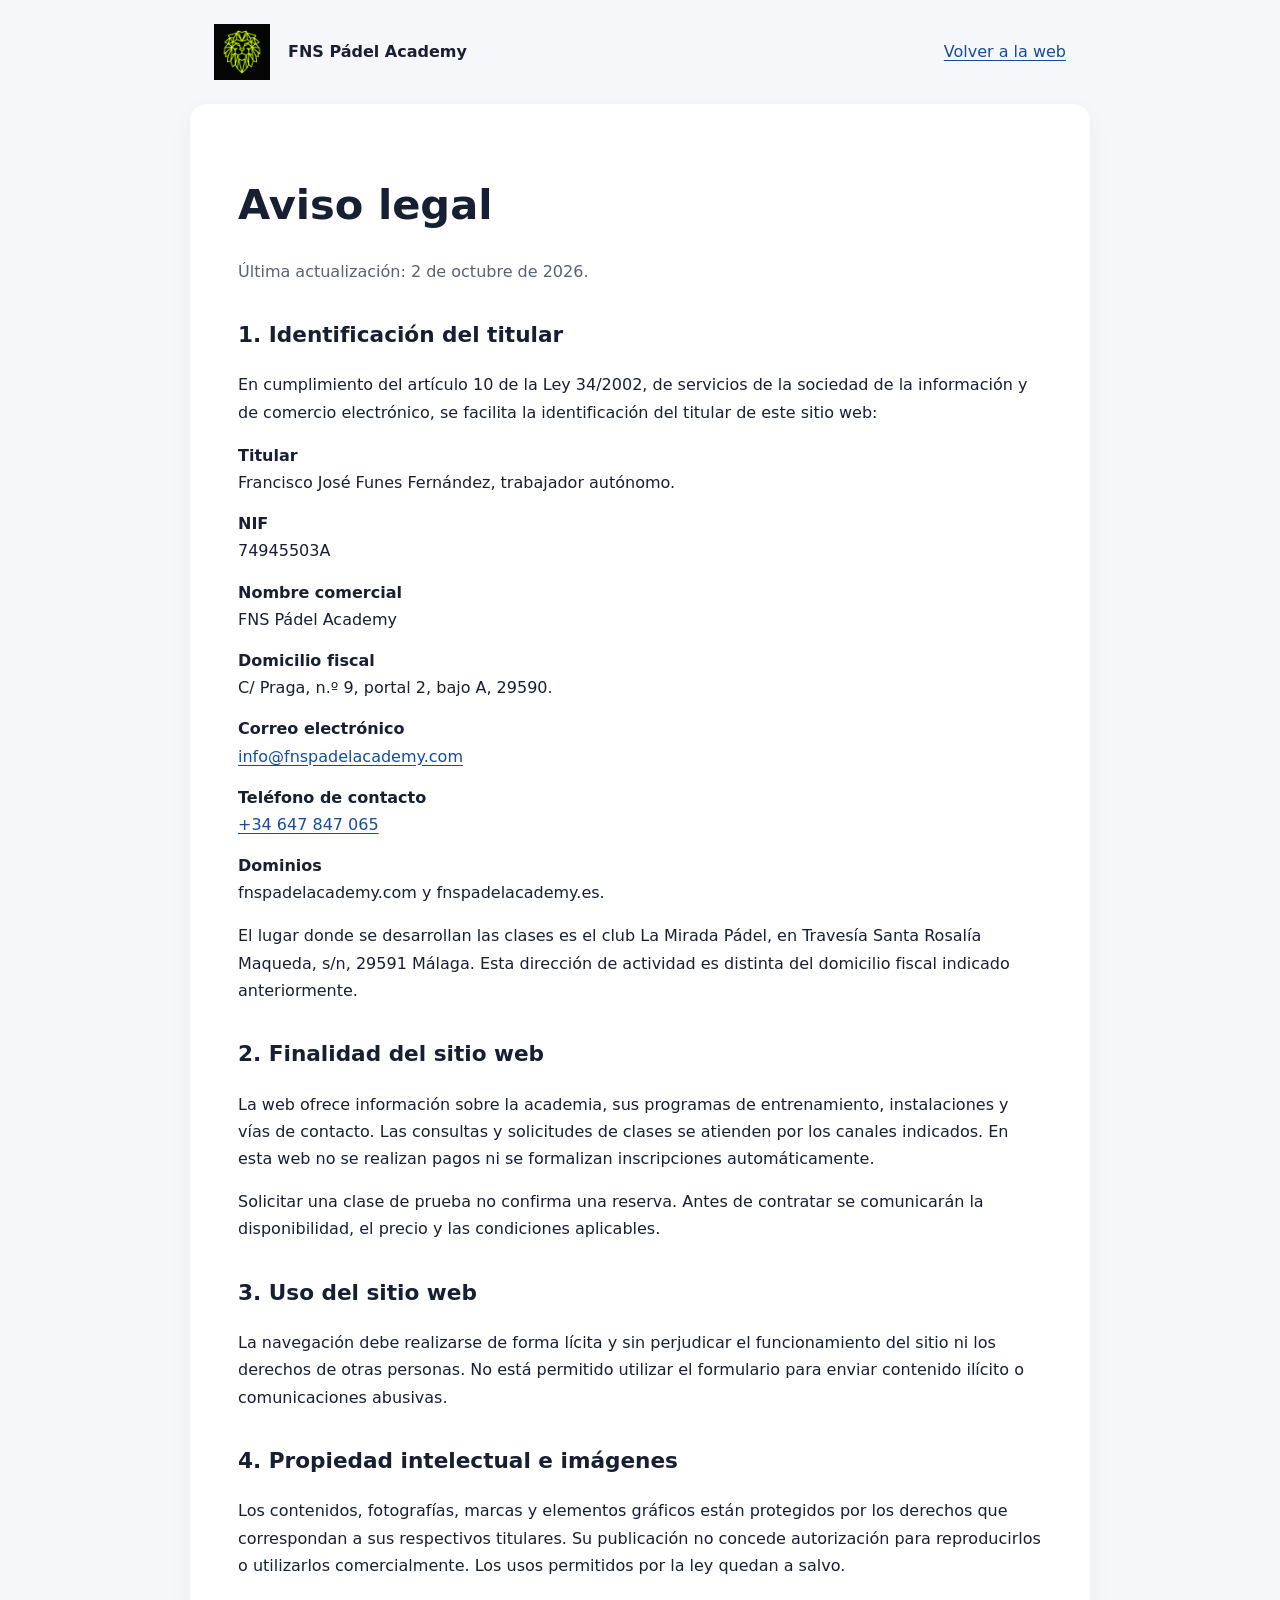
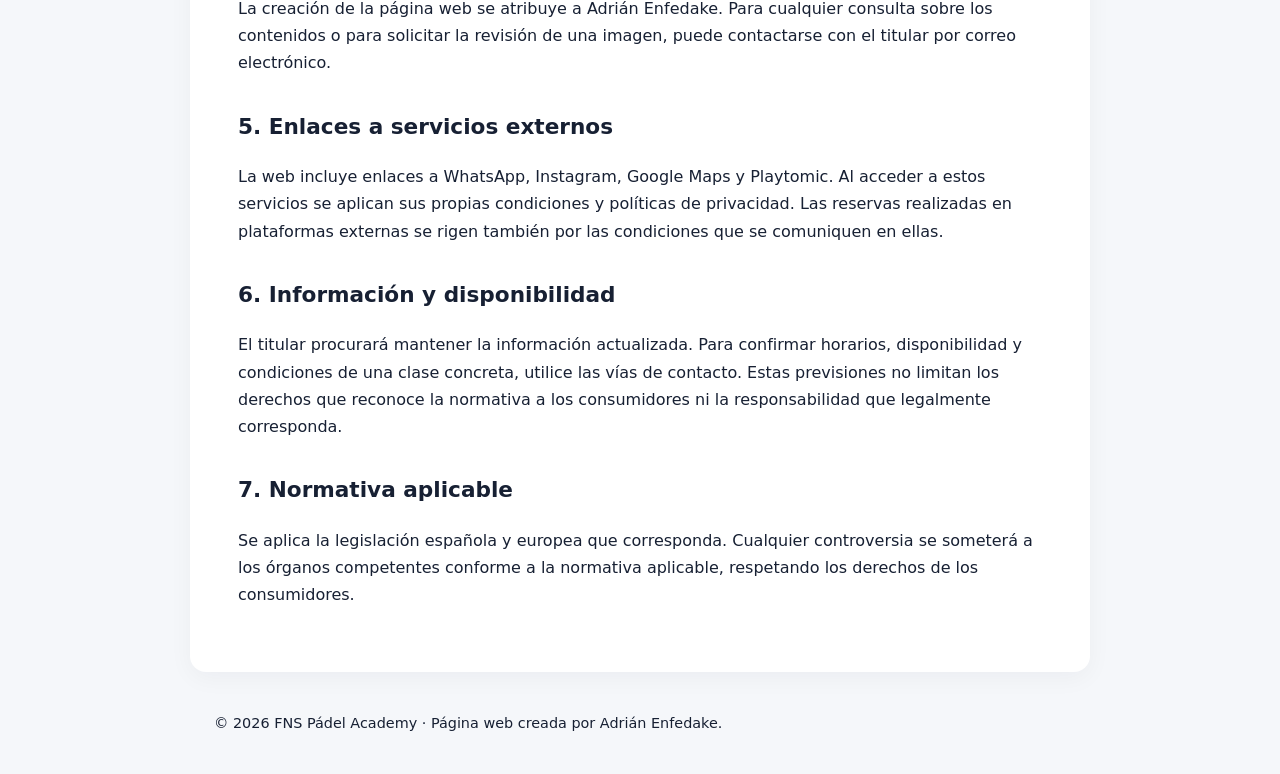
<file: aviso-legal.html>
<!DOCTYPE html>
<html lang="es">
<head>
<meta charset="UTF-8">
<meta name="viewport" content="width=device-width, initial-scale=1.0">
<title>Aviso legal | FNS Pádel Academy</title>
<meta name="description" content="Identificación del titular y condiciones de uso de la web de FNS Pádel Academy.">
<meta name="author" content="Adrián Enfedake">
<link rel="canonical" href="https://fnspadelacademy.com/aviso-legal.html">
<link rel="icon" type="image/png" sizes="96x96" href="assets/favicon-96.png">
<style>
:root{color-scheme:light}*{box-sizing:border-box}body{margin:0;background:#f5f7fa;color:#172033;font:1rem/1.7 system-ui,-apple-system,BlinkMacSystemFont,"Segoe UI",sans-serif}header,main,footer{max-width:900px;margin:auto;padding:24px}header{display:flex;align-items:center;gap:18px}header img{width:56px;height:56px;object-fit:contain}main{background:white;border-radius:16px;box-shadow:0 6px 24px #1720330b;padding:clamp(24px,5vw,48px)}h1{font-size:clamp(1.8rem,5vw,2.6rem);line-height:1.2}h2{font-size:1.35rem;margin-top:32px}a{color:#164c9c;text-underline-offset:3px}a:focus-visible{outline:3px solid #8dad21;outline-offset:4px}dt{font-weight:700;margin-top:14px}dd{margin:0;overflow-wrap:anywhere}footer{font-size:.9rem}.date{color:#586274}.back{margin-left:auto}@media(max-width:480px){header{flex-wrap:wrap}.back{margin-left:0;width:100%}}
</style>
</head>
<body>
<header><img src="assets/logo-square-512.png" alt="León de FNS Pádel Academy"><strong>FNS Pádel Academy</strong><a class="back" href="./">Volver a la web</a></header>
<main>
<h1>Aviso legal</h1>
<p class="date">Última actualización: 2 de octubre de 2026.</p>
<h2>1. Identificación del titular</h2>
<p>En cumplimiento del artículo 10 de la Ley 34/2002, de servicios de la sociedad de la información y de comercio electrónico, se facilita la identificación del titular de este sitio web:</p>
<dl>
<dt>Titular</dt><dd>Francisco José Funes Fernández, trabajador autónomo.</dd>
<dt>NIF</dt><dd>74945503A</dd>
<dt>Nombre comercial</dt><dd>FNS Pádel Academy</dd>
<dt>Domicilio fiscal</dt><dd>C/ Praga, n.º 9, portal 2, bajo A, 29590.</dd>
<dt>Correo electrónico</dt><dd><a href="mailto:info@fnspadelacademy.com">info@fnspadelacademy.com</a></dd>
<dt>Teléfono de contacto</dt><dd><a href="tel:+34647847065">+34 647 847 065</a></dd>
<dt>Dominios</dt><dd>fnspadelacademy.com y fnspadelacademy.es.</dd>
</dl>
<p>El lugar donde se desarrollan las clases es el club La Mirada Pádel, en Travesía Santa Rosalía Maqueda, s/n, 29591 Málaga. Esta dirección de actividad es distinta del domicilio fiscal indicado anteriormente.</p>
<h2>2. Finalidad del sitio web</h2>
<p>La web ofrece información sobre la academia, sus programas de entrenamiento, instalaciones y vías de contacto. Las consultas y solicitudes de clases se atienden por los canales indicados. En esta web no se realizan pagos ni se formalizan inscripciones automáticamente.</p>
<p>Solicitar una clase de prueba no confirma una reserva. Antes de contratar se comunicarán la disponibilidad, el precio y las condiciones aplicables.</p>
<h2>3. Uso del sitio web</h2>
<p>La navegación debe realizarse de forma lícita y sin perjudicar el funcionamiento del sitio ni los derechos de otras personas. No está permitido utilizar el formulario para enviar contenido ilícito o comunicaciones abusivas.</p>
<h2>4. Propiedad intelectual e imágenes</h2>
<p>Los contenidos, fotografías, marcas y elementos gráficos están protegidos por los derechos que correspondan a sus respectivos titulares. Su publicación no concede autorización para reproducirlos o utilizarlos comercialmente. Los usos permitidos por la ley quedan a salvo.</p>
<p>La creación de la página web se atribuye a Adrián Enfedake. Para cualquier consulta sobre los contenidos o para solicitar la revisión de una imagen, puede contactarse con el titular por correo electrónico.</p>
<h2>5. Enlaces a servicios externos</h2>
<p>La web incluye enlaces a WhatsApp, Instagram, Google Maps y Playtomic. Al acceder a estos servicios se aplican sus propias condiciones y políticas de privacidad. Las reservas realizadas en plataformas externas se rigen también por las condiciones que se comuniquen en ellas.</p>
<h2>6. Información y disponibilidad</h2>
<p>El titular procurará mantener la información actualizada. Para confirmar horarios, disponibilidad y condiciones de una clase concreta, utilice las vías de contacto. Estas previsiones no limitan los derechos que reconoce la normativa a los consumidores ni la responsabilidad que legalmente corresponda.</p>
<h2>7. Normativa aplicable</h2>
<p>Se aplica la legislación española y europea que corresponda. Cualquier controversia se someterá a los órganos competentes conforme a la normativa aplicable, respetando los derechos de los consumidores.</p>
</main>
<footer><p>© 2026 FNS Pádel Academy · Página web creada por Adrián Enfedake.</p></footer>
</body>
</html>
</file>
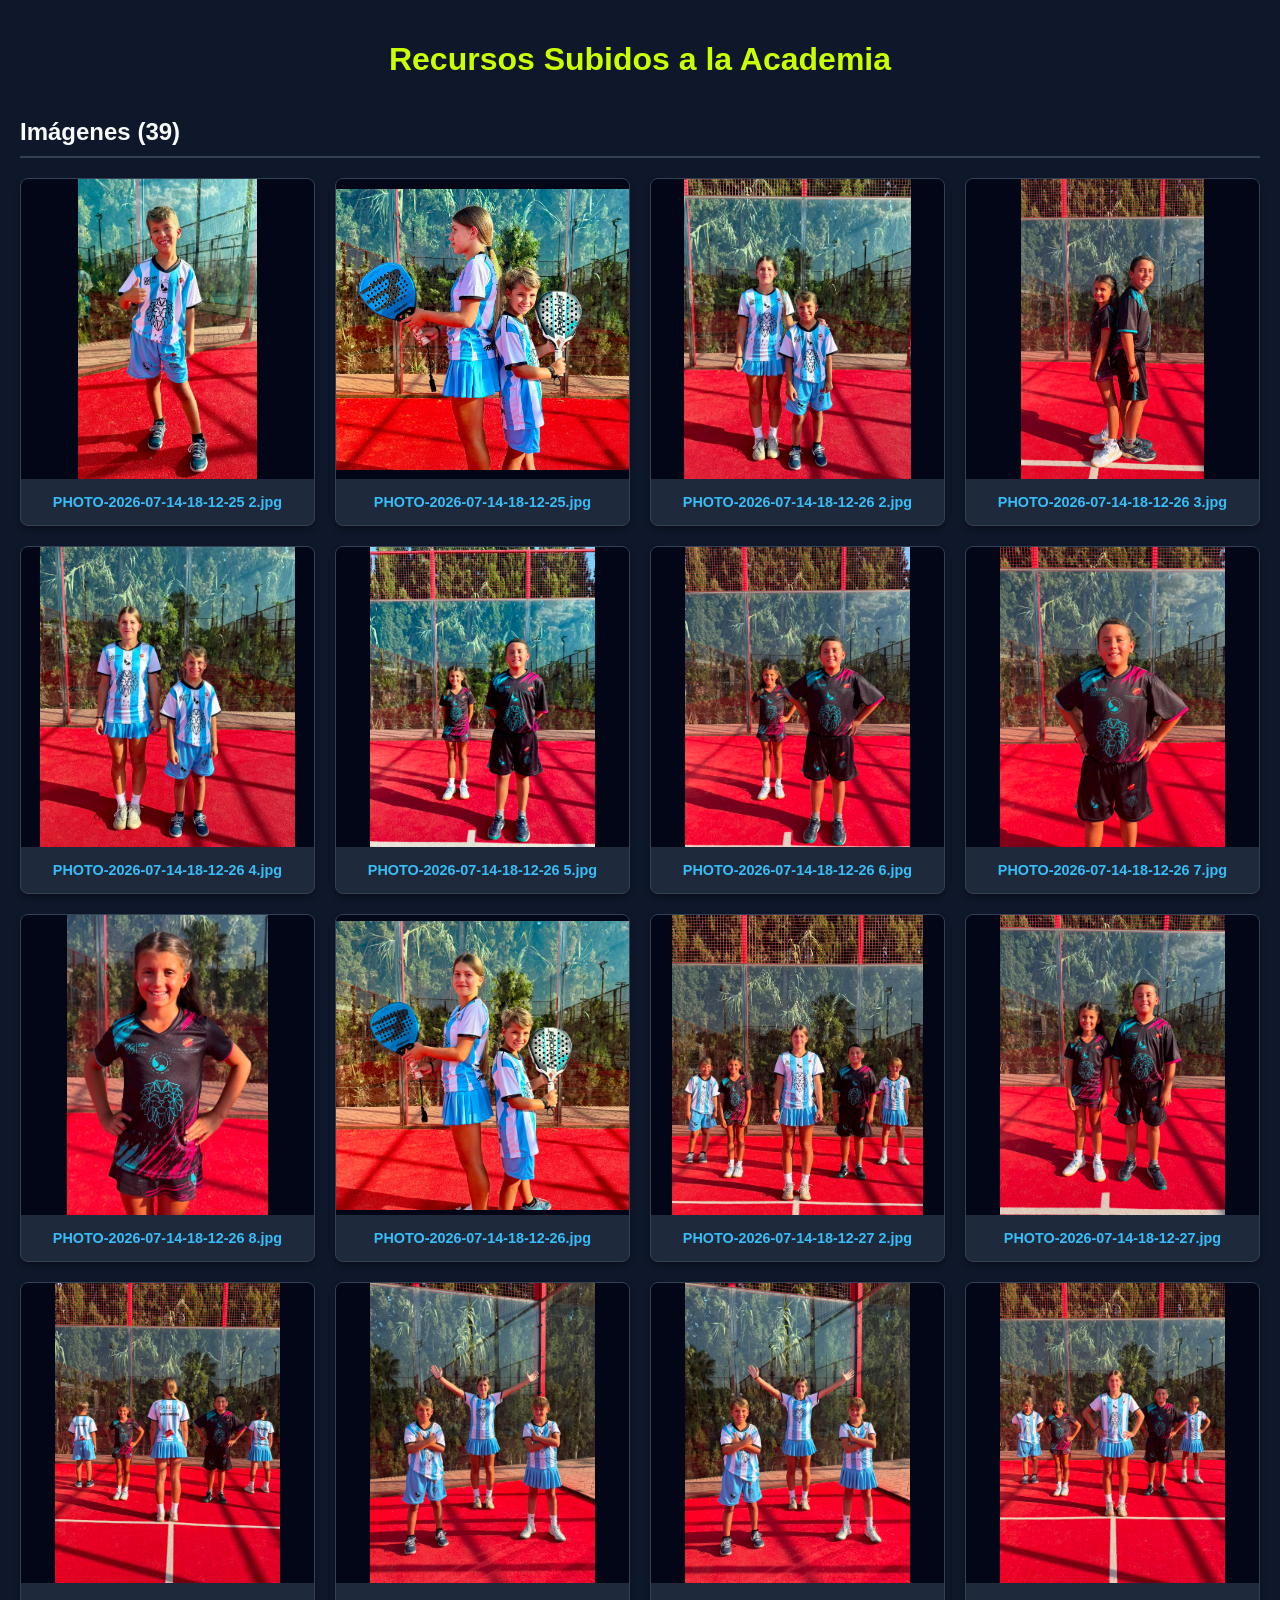
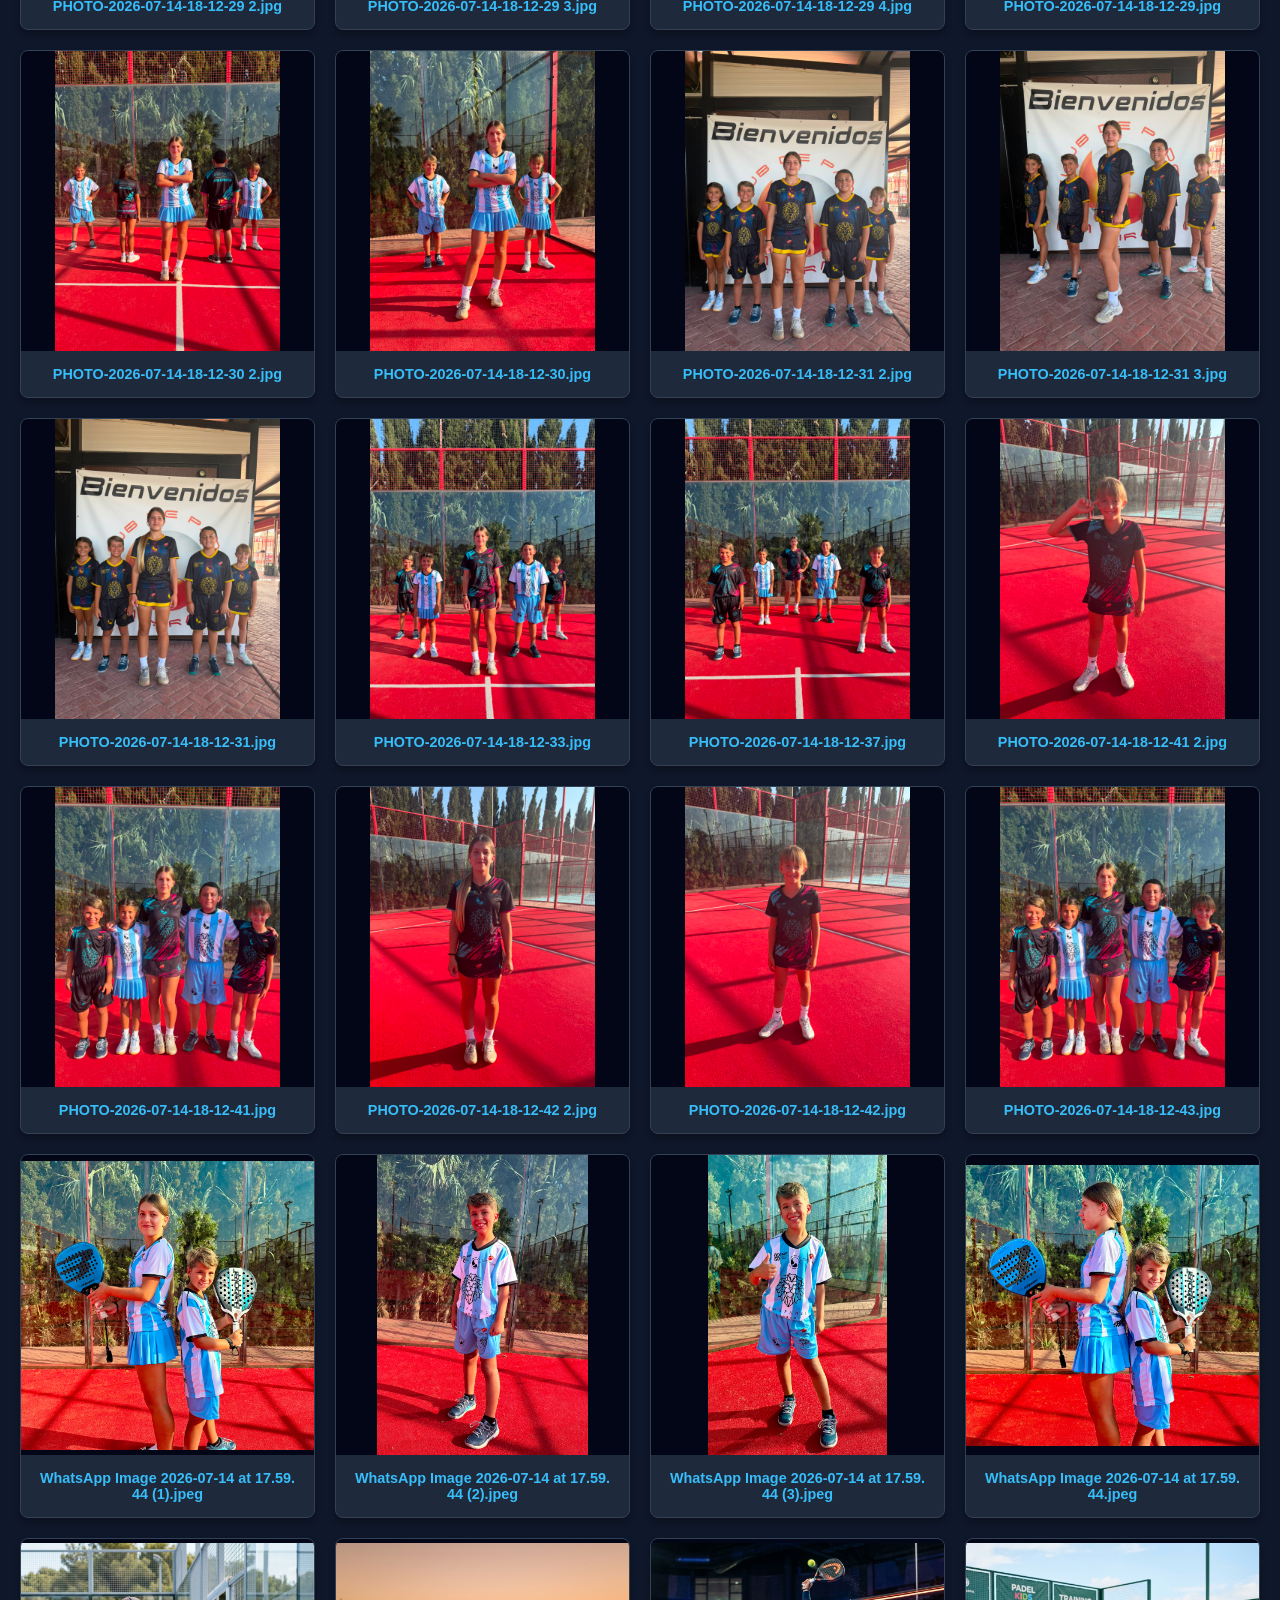
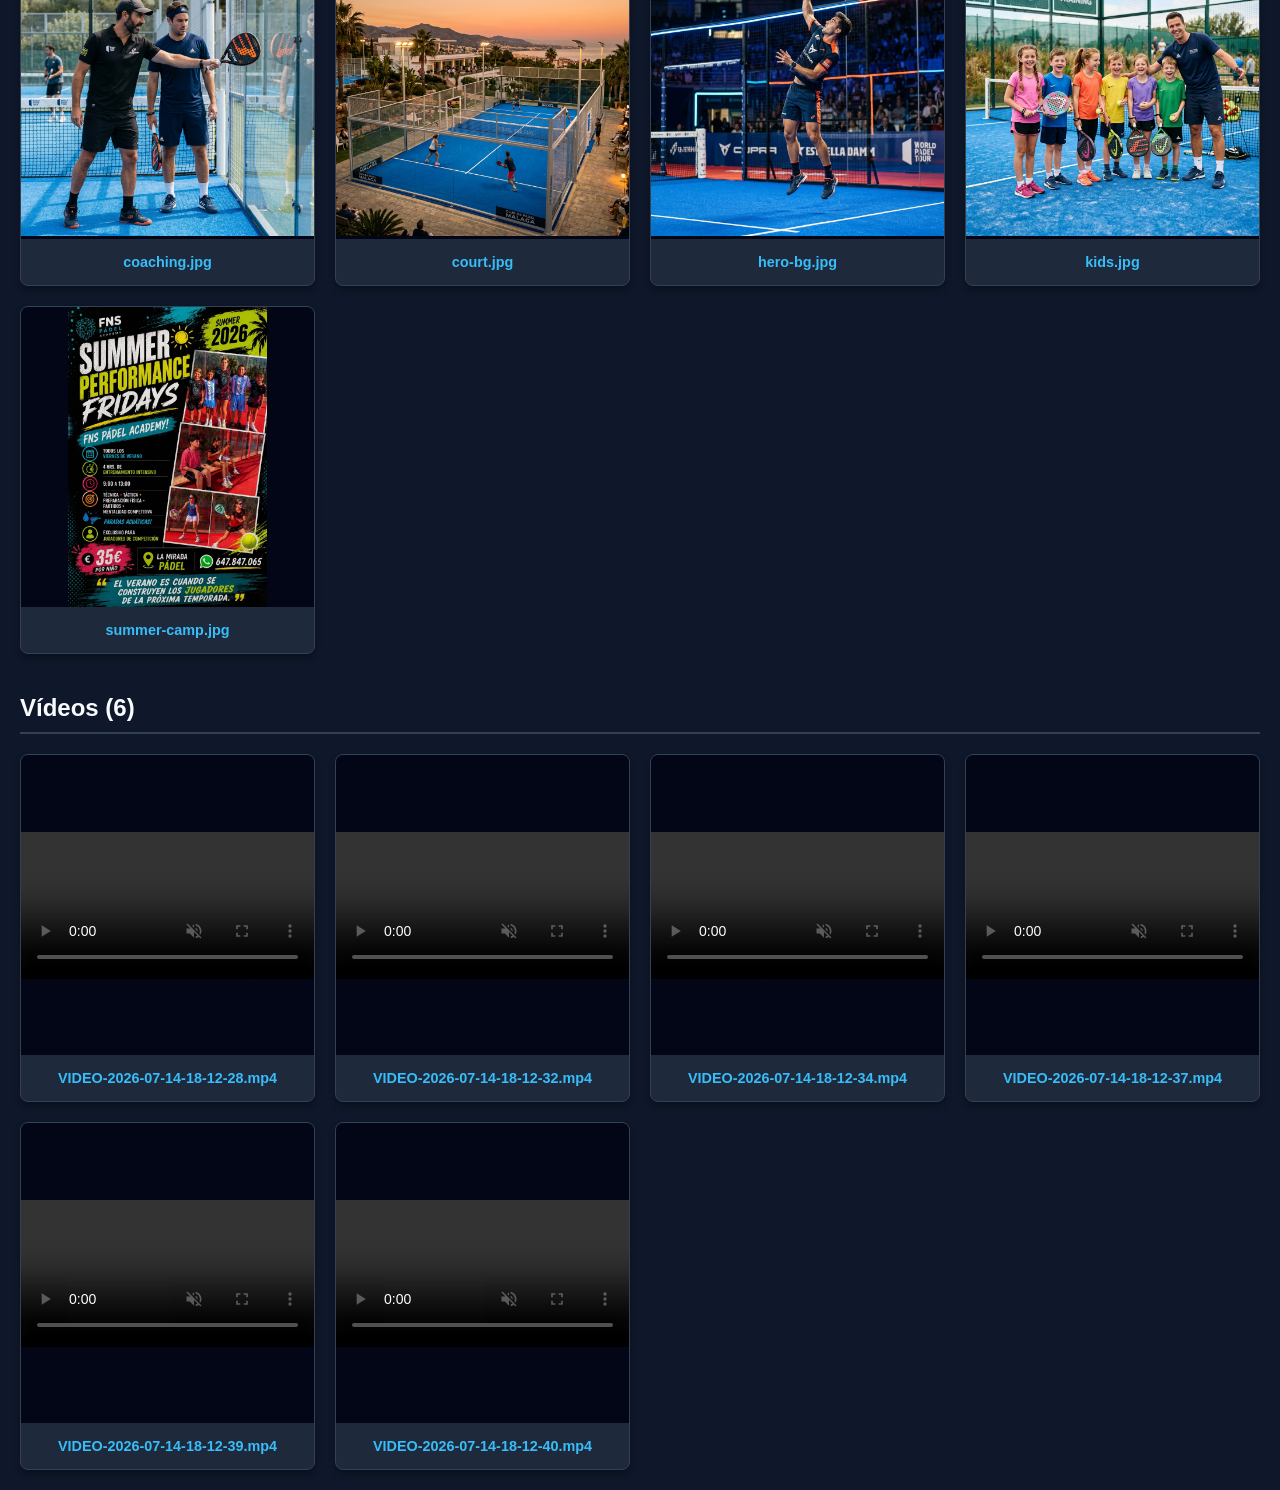
<file: view_resources.html>
<!DOCTYPE html>
<html lang="es">
<head>
    <meta charset="UTF-8">
    <meta name="viewport" content="width=device-width, initial-scale=1.0">
    <title>Galería de Recursos - FNS Padel Academy</title>
    <style>
        body {
            font-family: 'Segoe UI', Tahoma, Geneva, Verdana, sans-serif;
            background-color: #0f172a;
            color: #f8fafc;
            margin: 0;
            padding: 20px;
        }
        h1 {
            text-align: center;
            color: #ccff00;
        }
        .section-title {
            border-bottom: 2px solid #334155;
            padding-bottom: 10px;
            margin-top: 40px;
        }
        .grid {
            display: grid;
            grid-template-columns: repeat(auto-fill, minmax(280px, 1fr));
            gap: 20px;
            margin-top: 20px;
        }
        .card {
            background-color: #1e293b;
            border-radius: 8px;
            overflow: hidden;
            box-shadow: 0 4px 6px rgba(0, 0, 0, 0.3);
            border: 1px solid #334155;
            display: flex;
            flex-direction: column;
        }
        .card-media {
            height: 300px;
            background-color: #020617;
            display: flex;
            align-items: center;
            justify-content: center;
            overflow: hidden;
        }
        .card-media img, .card-media video {
            max-width: 100%;
            max-height: 100%;
            object-fit: contain;
        }
        .card-info {
            padding: 15px;
            font-size: 0.9rem;
            text-align: center;
        }
        .filename {
            font-weight: bold;
            word-break: break-all;
            color: #38bdf8;
        }
    </style>
</head>
<body>
    <h1>Recursos Subidos a la Academia</h1>
    
    <h2 class="section-title">Imágenes (39)</h2>
    <div class="grid">

        <div class="card">
            <div class="card-media">
                <img src="assets/PHOTO-2026-07-14-18-12-25 2.jpg" loading="lazy">
            </div>
            <div class="card-info">
                <div class="filename">PHOTO-2026-07-14-18-12-25 2.jpg</div>
            </div>
        </div>
    
        <div class="card">
            <div class="card-media">
                <img src="assets/PHOTO-2026-07-14-18-12-25.jpg" loading="lazy">
            </div>
            <div class="card-info">
                <div class="filename">PHOTO-2026-07-14-18-12-25.jpg</div>
            </div>
        </div>
    
        <div class="card">
            <div class="card-media">
                <img src="assets/PHOTO-2026-07-14-18-12-26 2.jpg" loading="lazy">
            </div>
            <div class="card-info">
                <div class="filename">PHOTO-2026-07-14-18-12-26 2.jpg</div>
            </div>
        </div>
    
        <div class="card">
            <div class="card-media">
                <img src="assets/PHOTO-2026-07-14-18-12-26 3.jpg" loading="lazy">
            </div>
            <div class="card-info">
                <div class="filename">PHOTO-2026-07-14-18-12-26 3.jpg</div>
            </div>
        </div>
    
        <div class="card">
            <div class="card-media">
                <img src="assets/PHOTO-2026-07-14-18-12-26 4.jpg" loading="lazy">
            </div>
            <div class="card-info">
                <div class="filename">PHOTO-2026-07-14-18-12-26 4.jpg</div>
            </div>
        </div>
    
        <div class="card">
            <div class="card-media">
                <img src="assets/PHOTO-2026-07-14-18-12-26 5.jpg" loading="lazy">
            </div>
            <div class="card-info">
                <div class="filename">PHOTO-2026-07-14-18-12-26 5.jpg</div>
            </div>
        </div>
    
        <div class="card">
            <div class="card-media">
                <img src="assets/PHOTO-2026-07-14-18-12-26 6.jpg" loading="lazy">
            </div>
            <div class="card-info">
                <div class="filename">PHOTO-2026-07-14-18-12-26 6.jpg</div>
            </div>
        </div>
    
        <div class="card">
            <div class="card-media">
                <img src="assets/PHOTO-2026-07-14-18-12-26 7.jpg" loading="lazy">
            </div>
            <div class="card-info">
                <div class="filename">PHOTO-2026-07-14-18-12-26 7.jpg</div>
            </div>
        </div>
    
        <div class="card">
            <div class="card-media">
                <img src="assets/PHOTO-2026-07-14-18-12-26 8.jpg" loading="lazy">
            </div>
            <div class="card-info">
                <div class="filename">PHOTO-2026-07-14-18-12-26 8.jpg</div>
            </div>
        </div>
    
        <div class="card">
            <div class="card-media">
                <img src="assets/PHOTO-2026-07-14-18-12-26.jpg" loading="lazy">
            </div>
            <div class="card-info">
                <div class="filename">PHOTO-2026-07-14-18-12-26.jpg</div>
            </div>
        </div>
    
        <div class="card">
            <div class="card-media">
                <img src="assets/PHOTO-2026-07-14-18-12-27 2.jpg" loading="lazy">
            </div>
            <div class="card-info">
                <div class="filename">PHOTO-2026-07-14-18-12-27 2.jpg</div>
            </div>
        </div>
    
        <div class="card">
            <div class="card-media">
                <img src="assets/PHOTO-2026-07-14-18-12-27.jpg" loading="lazy">
            </div>
            <div class="card-info">
                <div class="filename">PHOTO-2026-07-14-18-12-27.jpg</div>
            </div>
        </div>
    
        <div class="card">
            <div class="card-media">
                <img src="assets/PHOTO-2026-07-14-18-12-29 2.jpg" loading="lazy">
            </div>
            <div class="card-info">
                <div class="filename">PHOTO-2026-07-14-18-12-29 2.jpg</div>
            </div>
        </div>
    
        <div class="card">
            <div class="card-media">
                <img src="assets/PHOTO-2026-07-14-18-12-29 3.jpg" loading="lazy">
            </div>
            <div class="card-info">
                <div class="filename">PHOTO-2026-07-14-18-12-29 3.jpg</div>
            </div>
        </div>
    
        <div class="card">
            <div class="card-media">
                <img src="assets/PHOTO-2026-07-14-18-12-29 4.jpg" loading="lazy">
            </div>
            <div class="card-info">
                <div class="filename">PHOTO-2026-07-14-18-12-29 4.jpg</div>
            </div>
        </div>
    
        <div class="card">
            <div class="card-media">
                <img src="assets/PHOTO-2026-07-14-18-12-29.jpg" loading="lazy">
            </div>
            <div class="card-info">
                <div class="filename">PHOTO-2026-07-14-18-12-29.jpg</div>
            </div>
        </div>
    
        <div class="card">
            <div class="card-media">
                <img src="assets/PHOTO-2026-07-14-18-12-30 2.jpg" loading="lazy">
            </div>
            <div class="card-info">
                <div class="filename">PHOTO-2026-07-14-18-12-30 2.jpg</div>
            </div>
        </div>
    
        <div class="card">
            <div class="card-media">
                <img src="assets/PHOTO-2026-07-14-18-12-30.jpg" loading="lazy">
            </div>
            <div class="card-info">
                <div class="filename">PHOTO-2026-07-14-18-12-30.jpg</div>
            </div>
        </div>
    
        <div class="card">
            <div class="card-media">
                <img src="assets/PHOTO-2026-07-14-18-12-31 2.jpg" loading="lazy">
            </div>
            <div class="card-info">
                <div class="filename">PHOTO-2026-07-14-18-12-31 2.jpg</div>
            </div>
        </div>
    
        <div class="card">
            <div class="card-media">
                <img src="assets/PHOTO-2026-07-14-18-12-31 3.jpg" loading="lazy">
            </div>
            <div class="card-info">
                <div class="filename">PHOTO-2026-07-14-18-12-31 3.jpg</div>
            </div>
        </div>
    
        <div class="card">
            <div class="card-media">
                <img src="assets/PHOTO-2026-07-14-18-12-31.jpg" loading="lazy">
            </div>
            <div class="card-info">
                <div class="filename">PHOTO-2026-07-14-18-12-31.jpg</div>
            </div>
        </div>
    
        <div class="card">
            <div class="card-media">
                <img src="assets/PHOTO-2026-07-14-18-12-33.jpg" loading="lazy">
            </div>
            <div class="card-info">
                <div class="filename">PHOTO-2026-07-14-18-12-33.jpg</div>
            </div>
        </div>
    
        <div class="card">
            <div class="card-media">
                <img src="assets/PHOTO-2026-07-14-18-12-37.jpg" loading="lazy">
            </div>
            <div class="card-info">
                <div class="filename">PHOTO-2026-07-14-18-12-37.jpg</div>
            </div>
        </div>
    
        <div class="card">
            <div class="card-media">
                <img src="assets/PHOTO-2026-07-14-18-12-41 2.jpg" loading="lazy">
            </div>
            <div class="card-info">
                <div class="filename">PHOTO-2026-07-14-18-12-41 2.jpg</div>
            </div>
        </div>
    
        <div class="card">
            <div class="card-media">
                <img src="assets/PHOTO-2026-07-14-18-12-41.jpg" loading="lazy">
            </div>
            <div class="card-info">
                <div class="filename">PHOTO-2026-07-14-18-12-41.jpg</div>
            </div>
        </div>
    
        <div class="card">
            <div class="card-media">
                <img src="assets/PHOTO-2026-07-14-18-12-42 2.jpg" loading="lazy">
            </div>
            <div class="card-info">
                <div class="filename">PHOTO-2026-07-14-18-12-42 2.jpg</div>
            </div>
        </div>
    
        <div class="card">
            <div class="card-media">
                <img src="assets/PHOTO-2026-07-14-18-12-42.jpg" loading="lazy">
            </div>
            <div class="card-info">
                <div class="filename">PHOTO-2026-07-14-18-12-42.jpg</div>
            </div>
        </div>
    
        <div class="card">
            <div class="card-media">
                <img src="assets/PHOTO-2026-07-14-18-12-43.jpg" loading="lazy">
            </div>
            <div class="card-info">
                <div class="filename">PHOTO-2026-07-14-18-12-43.jpg</div>
            </div>
        </div>
    
        <div class="card">
            <div class="card-media">
                <img src="assets/WhatsApp Image 2026-07-14 at 17.59.44 (1).jpeg" loading="lazy">
            </div>
            <div class="card-info">
                <div class="filename">WhatsApp Image 2026-07-14 at 17.59.44 (1).jpeg</div>
            </div>
        </div>
    
        <div class="card">
            <div class="card-media">
                <img src="assets/WhatsApp Image 2026-07-14 at 17.59.44 (2).jpeg" loading="lazy">
            </div>
            <div class="card-info">
                <div class="filename">WhatsApp Image 2026-07-14 at 17.59.44 (2).jpeg</div>
            </div>
        </div>
    
        <div class="card">
            <div class="card-media">
                <img src="assets/WhatsApp Image 2026-07-14 at 17.59.44 (3).jpeg" loading="lazy">
            </div>
            <div class="card-info">
                <div class="filename">WhatsApp Image 2026-07-14 at 17.59.44 (3).jpeg</div>
            </div>
        </div>
    
        <div class="card">
            <div class="card-media">
                <img src="assets/WhatsApp Image 2026-07-14 at 17.59.44.jpeg" loading="lazy">
            </div>
            <div class="card-info">
                <div class="filename">WhatsApp Image 2026-07-14 at 17.59.44.jpeg</div>
            </div>
        </div>
    
        <div class="card">
            <div class="card-media">
                <img src="assets/coaching.jpg" loading="lazy">
            </div>
            <div class="card-info">
                <div class="filename">coaching.jpg</div>
            </div>
        </div>
    
        <div class="card">
            <div class="card-media">
                <img src="assets/court.jpg" loading="lazy">
            </div>
            <div class="card-info">
                <div class="filename">court.jpg</div>
            </div>
        </div>
    
        <div class="card">
            <div class="card-media">
                <img src="assets/hero-bg.jpg" loading="lazy">
            </div>
            <div class="card-info">
                <div class="filename">hero-bg.jpg</div>
            </div>
        </div>
    
        <div class="card">
            <div class="card-media">
                <img src="assets/kids.jpg" loading="lazy">
            </div>
            <div class="card-info">
                <div class="filename">kids.jpg</div>
            </div>
        </div>
    
        <div class="card">
            <div class="card-media">
                <img src="assets/summer-camp.jpg" loading="lazy">
            </div>
            <div class="card-info">
                <div class="filename">summer-camp.jpg</div>
            </div>
        </div>
    
    </div>
    
    <h2 class="section-title">Vídeos (6)</h2>
    <div class="grid">

        <div class="card">
            <div class="card-media">
                <video src="assets/VIDEO-2026-07-14-18-12-28.mp4" controls muted></video>
            </div>
            <div class="card-info">
                <div class="filename">VIDEO-2026-07-14-18-12-28.mp4</div>
            </div>
        </div>
    
        <div class="card">
            <div class="card-media">
                <video src="assets/VIDEO-2026-07-14-18-12-32.mp4" controls muted></video>
            </div>
            <div class="card-info">
                <div class="filename">VIDEO-2026-07-14-18-12-32.mp4</div>
            </div>
        </div>
    
        <div class="card">
            <div class="card-media">
                <video src="assets/VIDEO-2026-07-14-18-12-34.mp4" controls muted></video>
            </div>
            <div class="card-info">
                <div class="filename">VIDEO-2026-07-14-18-12-34.mp4</div>
            </div>
        </div>
    
        <div class="card">
            <div class="card-media">
                <video src="assets/VIDEO-2026-07-14-18-12-37.mp4" controls muted></video>
            </div>
            <div class="card-info">
                <div class="filename">VIDEO-2026-07-14-18-12-37.mp4</div>
            </div>
        </div>
    
        <div class="card">
            <div class="card-media">
                <video src="assets/VIDEO-2026-07-14-18-12-39.mp4" controls muted></video>
            </div>
            <div class="card-info">
                <div class="filename">VIDEO-2026-07-14-18-12-39.mp4</div>
            </div>
        </div>
    
        <div class="card">
            <div class="card-media">
                <video src="assets/VIDEO-2026-07-14-18-12-40.mp4" controls muted></video>
            </div>
            <div class="card-info">
                <div class="filename">VIDEO-2026-07-14-18-12-40.mp4</div>
            </div>
        </div>
    
    </div>
</body>
</html>
</file>
<file: style.css>
/* ==========================================================================
   FNS Padel Academy CSS - Premium Modern Sports Design (Responsive & SEO Optimized)
   ========================================================================== */

/* --- DESIGN SYSTEM VARIABLES (Default Dark Theme) --- */
:root {
    --bg-primary: #07090e;
    --bg-secondary: #0e121a;
    --bg-card: rgba(20, 27, 41, 0.55);
    --bg-input: rgba(14, 18, 26, 0.8);
    
    --accent: #ccff00;      /* Neon Padel Yellow */
    --accent-rgb: 204, 255, 0;
    --accent-hover: #b8e600;
    --accent-glow: rgba(204, 255, 0, 0.25);
    
    --text-primary: #ffffff;
    --text-secondary: #9ca3af;
    --text-muted: #6b7280;
    
    --border-color: rgba(255, 255, 255, 0.06);
    --border-glow: rgba(204, 255, 0, 0.2);
    
    --glass-bg: rgba(11, 15, 23, 0.75);
    --glass-border: rgba(255, 255, 255, 0.08);
    --glass-shadow: 0 8px 32px 0 rgba(0, 0, 0, 0.37);
    
    --font-heading: 'Outfit', sans-serif;
    --font-body: 'Plus Jakarta Sans', sans-serif;
    
    --transition-fast: 0.2s ease;
    --transition-normal: 0.4s cubic-bezier(0.16, 1, 0.3, 1);
    --transition-slow: 0.45s cubic-bezier(0.16, 1, 0.3, 1);
    
    --radius-sm: 8px;
    --radius-md: 16px;
    --radius-lg: 24px;
    --radius-full: 9999px;
}

/* --- SYSTEM LIGHT THEME OVERRIDES --- */
@media (prefers-color-scheme: light) {
    :root {
        --bg-primary: #f8fafc;
        --bg-secondary: #ffffff;
        --bg-card: #ffffff;
        --bg-input: #f1f5f9;
        
        --accent: #1e3a8a; /* Deep Navy Blue for high contrast on light backgrounds */
        --accent-rgb: 30, 58, 138;
        --accent-hover: #172554;
        --accent-glow: rgba(30, 58, 138, 0.15);
        
        --text-primary: #0f172a;
        --text-secondary: #475569;
        --text-muted: #64748b;
        
        --border-color: #e2e8f0;
        --border-glow: #cbd5e1;
        
        --glass-bg: rgba(255, 255, 255, 0.85);
        --glass-border: rgba(226, 232, 240, 0.8);
        --glass-shadow: 0 8px 32px 0 rgba(15, 23, 42, 0.08);
    }
    
    /* Adapt buttons for high-contrast light theme accessibility */
    .btn-primary {
        background-color: #15803d !important; /* Sporty green for primary CTA */
        color: #ffffff !important;
        box-shadow: 0 4px 15px rgba(21, 128, 61, 0.2) !important;
    }
    
    .btn-primary:hover {
        background-color: #166534 !important;
        box-shadow: 0 6px 20px rgba(21, 128, 61, 0.3) !important;
    }
    
    .btn-accent {
        background-color: #1e3a8a !important;
        color: #ffffff !important;
    }
    
    .btn-accent:hover {
        background-color: #1d4ed8 !important;
        box-shadow: 0 6px 20px rgba(30, 58, 138, 0.2) !important;
    }
    
    .btn-outline {
        border-color: #15803d !important;
        color: #15803d !important;
    }
    
    .btn-outline:hover {
        background-color: #15803d !important;
        color: #ffffff !important;
    }
    
    /* Invert logo in light mode so the neon lines show as dark charcoal */
    .logo-img {
        filter: brightness(0.1) contrast(1.2);
    }
    
    .hero-overlay {
        background: linear-gradient(180deg, rgba(248, 250, 252, 0.78) 0%, rgba(248, 250, 252, 0.68) 50%, rgba(248, 250, 252, 0.88) 100%) !important;
    }
    
    .gradient-text {
        background: linear-gradient(135deg, #1e3a8a 0%, #15803d 100%) !important;
        -webkit-background-clip: text !important;
        -webkit-text-fill-color: transparent !important;
    }
    
    .hero-wave .shape-fill {
        fill: #f8fafc !important;
    }
    
    .about-image-card {
        border-color: #e2e8f0;
    }
    
    .experience-badge {
        background-color: #15803d !important;
        color: #ffffff !important;
        box-shadow: 0 10px 30px rgba(21, 128, 61, 0.2) !important;
    }
    
    .feature-icon {
        background-color: rgba(21, 128, 61, 0.1) !important;
        color: #15803d !important;
        border-color: rgba(21, 128, 61, 0.2) !important;
    }
    
    .info-card {
        background-color: #ffffff !important;
    }
    
    .icon-location {
        background-color: rgba(21, 128, 61, 0.1) !important;
        color: #15803d !important;
        border-color: rgba(21, 128, 61, 0.2) !important;
    }
    
    .map-placeholder {
        background-image: linear-gradient(rgba(255, 255, 255, 0.5), rgba(255, 255, 255, 0.5)), url('data:image/svg+xml,%3Csvg xmlns="http://www.w3.org/2000/svg" width="100" height="100" viewBox="0 0 100 100"%3E%3Crect width="100" height="100" fill="%23f1f5f9"/%3E%3Cpath d="M10 0 L10 100 M20 0 L20 100 M30 0 L30 100 M40 0 L40 100 M50 0 L50 100 M60 0 L60 100 M70 0 L70 100 M80 0 L80 100 M90 0 L90 100 M0 10 L100 10 M0 20 L100 20 M0 30 L100 30 M0 40 L100 40 M0 50 L100 50 M0 60 L100 60 M0 70 L100 70 M0 80 L100 80 M0 90 L100 90" stroke="%23e2e8f0" stroke-width="0.5"/%3E%3C/svg%3E') !important;
    }
    
    .map-overlay {
        background-color: rgba(255, 255, 255, 0.88) !important;
    }
    
    .map-overlay i {
        color: #15803d !important;
    }
    
    .footer {
        background-color: #0d121c !important; /* Keep footer dark for premium styling consistency */
        border-top: 1px solid rgba(255, 255, 255, 0.05) !important;
    }
    
    .footer .logo-img {
        filter: none !important; /* Keep original neon yellow logo on the dark footer */
    }
    
    .footer-bottom {
        background-color: #07090e !important;
    }
}

/* --- RESET & GLOBAL STYLES --- */
*, *::before, *::after {
    box-sizing: border-box;
    margin: 0;
    padding: 0;
}

html {
    scroll-behavior: smooth;
    font-size: 16px;
}

body {
    background-color: var(--bg-primary);
    color: var(--text-primary);
    font-family: var(--font-body);
    line-height: 1.6;
    overflow-x: hidden;
    -webkit-font-smoothing: antialiased;
    -moz-osx-font-smoothing: grayscale;
}

img {
    max-width: 100%;
    height: auto;
    display: block;
}

ul {
    list-style: none;
}

a {
    color: inherit;
    text-decoration: none;
    transition: var(--transition-fast);
}

/* --- LAYOUT UTILITIES --- */
.container {
    width: 100%;
    max-width: 1200px;
    margin-left: auto;
    margin-right: auto;
    padding-left: 20px;
    padding-right: 20px;
}

.section {
    padding: 80px 0;
    position: relative;
}

@media (min-width: 768px) {
    .section {
        padding: 100px 0;
    }
}

.text-center {
    text-align: center;
}

.grid {
    display: grid;
    gap: 30px;
}

.grid-2 {
    grid-template-columns: 1fr;
}

.grid-3 {
    grid-template-columns: 1fr;
}

@media (min-width: 768px) {
    .grid-2 {
        grid-template-columns: repeat(2, 1fr);
    }
    
    .grid-3 {
        grid-template-columns: repeat(2, 1fr);
    }
}

@media (min-width: 1024px) {
    .grid-3 {
        grid-template-columns: repeat(3, 1fr);
    }
}

/* --- COMMON COMPONENTS --- */
.section-header {
    margin-bottom: 50px;
}

@media (min-width: 768px) {
    .section-header {
        margin-bottom: 60px;
    }
}

.section-subtitle {
    display: inline-block;
    color: var(--accent);
    text-transform: uppercase;
    font-family: var(--font-heading);
    font-weight: 700;
    font-size: 0.9rem;
    letter-spacing: 2px;
    margin-bottom: 12px;
    position: relative;
    padding-left: 30px;
}

.section-subtitle::before {
    content: '';
    position: absolute;
    left: 0;
    top: 50%;
    transform: translateY(-50%);
    width: 20px;
    height: 2px;
    background-color: var(--accent);
}

.section-title {
    font-family: var(--font-heading);
    font-size: 2.2rem;
    font-weight: 800;
    line-height: 1.25;
    margin-bottom: 20px;
    letter-spacing: -0.5px;
}

@media (min-width: 768px) {
    .section-title {
        font-size: 2.8rem;
    }
}

.section-description {
    color: var(--text-secondary);
    max-width: 850px;
    margin-left: auto;
    margin-right: auto;
    font-size: 1.05rem;
}

/* --- BUTTONS (Touch Targets Optimized) --- */
.btn {
    display: inline-flex;
    align-items: center;
    justify-content: center;
    gap: 10px;
    padding: 15px 30px;
    min-height: 48px; /* Touch target size optimization */
    min-width: 44px;
    border-radius: var(--radius-sm);
    font-family: var(--font-heading);
    font-weight: 700;
    text-transform: uppercase;
    font-size: 0.9rem;
    letter-spacing: 0.5px;
    cursor: pointer;
    transition: var(--transition-fast);
    border: none;
}

.btn-primary {
    background-color: var(--accent);
    color: var(--bg-primary);
    box-shadow: 0 4px 20px rgba(204, 255, 0, 0.2);
}

.btn-primary:hover {
    background-color: var(--accent-hover);
    transform: translateY(-2px);
    box-shadow: 0 6px 25px rgba(204, 255, 0, 0.35);
}

.btn-secondary {
    background-color: var(--bg-secondary);
    color: var(--text-primary);
    border: 1px solid var(--border-color);
}

.btn-secondary:hover {
    background-color: rgba(255, 255, 255, 0.05);
    border-color: var(--text-muted);
    transform: translateY(-2px);
}

.btn-accent {
    background-color: var(--text-primary);
    color: var(--bg-primary);
}

.btn-accent:hover {
    background-color: var(--accent);
    color: var(--bg-primary);
    box-shadow: 0 6px 25px rgba(204, 255, 0, 0.3);
    transform: translateY(-2px);
}

.btn-outline {
    background-color: transparent;
    color: var(--text-primary);
    border: 2px solid var(--border-color);
}

.btn-outline:hover {
    border-color: var(--accent);
    color: var(--accent);
    transform: translateY(-2px);
}

.btn-block {
    display: flex;
    width: 100%;
}

.btn-sm {
    padding: 10px 20px;
    font-size: 0.8rem;
    min-height: 40px;
}

/* --- CARDS --- */
.card {
    background-color: var(--bg-card);
    border: 1px solid var(--border-color);
    border-radius: var(--radius-md);
    overflow: hidden;
    transition: var(--transition-normal);
}

.card:hover {
    transform: translateY(-6px);
    border-color: var(--border-glow);
    box-shadow: 0 12px 30px rgba(0, 0, 0, 0.35);
}

/* --- HEADER / NAVIGATION --- */
.header {
    position: fixed;
    top: 0;
    left: 0;
    width: 100%;
    z-index: 1000;
    background-color: transparent;
    border-bottom: 1px solid transparent;
    transition: var(--transition-normal);
}

.header.scrolled {
    background-color: var(--glass-bg);
    border-bottom: 1px solid var(--glass-border);
    backdrop-filter: blur(12px);
    -webkit-backdrop-filter: blur(12px); /* Safari support */
    box-shadow: var(--glass-shadow);
}

.header-container {
    height: 80px;
    display: flex;
    align-items: center;
    justify-content: space-between;
}

.logo-container {
    display: flex;
    align-items: center;
    gap: 12px;
    min-height: 48px; /* Accessible Touch Area */
}

.logo-img {
    height: 44px;
    width: auto;
    transition: filter var(--transition-fast);
}

.logo-brand {
    display: flex;
    flex-direction: column;
    justify-content: center;
    align-items: stretch;
    line-height: 1.05;
    width: fit-content;
}

.logo-text {
    font-family: var(--font-heading);
    font-size: 1.25rem;
    font-weight: 800;
    letter-spacing: -0.5px;
    text-transform: uppercase;
    border-bottom: 2px solid var(--accent);
    padding-bottom: 3px;
    margin-bottom: 3px;
    display: block;
    width: 100%;
    text-align: center;
    transition: border-bottom-color var(--transition-normal);
}

.logo-subtext {
    font-family: var(--font-heading);
    font-size: 0.58rem;
    font-weight: 700;
    text-transform: uppercase;
    color: var(--text-primary);
    display: flex;
    justify-content: space-between;
    width: 100%;
    line-height: 1;
    letter-spacing: 0;
}

.accent-text {
    color: var(--accent);
}

.nav {
    display: none;
}

.nav-list {
    display: flex;
    gap: 32px;
}

.nav-link {
    font-family: var(--font-heading);
    font-weight: 600;
    font-size: 0.95rem;
    color: var(--text-secondary);
    position: relative;
    padding: 12px 0; /* Increase touch target area */
    display: inline-block;
}

.nav-link:hover, .nav-link.active {
    color: var(--text-primary);
}

.nav-link::after {
    content: '';
    position: absolute;
    bottom: 4px;
    left: 0;
    width: 0;
    height: 2px;
    background-color: var(--accent);
    transition: var(--transition-fast);
}

.nav-link:hover::after, .nav-link.active::after {
    width: 100%;
}

.header-actions {
    display: flex;
    align-items: center;
    gap: 16px;
}

.language-switcher {
    display: flex;
    align-items: center;
    gap: 5px;
    padding: 4px;
    border: 1px solid var(--border-color);
    border-radius: var(--radius-full);
    background: rgba(7, 9, 14, 0.68);
    backdrop-filter: blur(8px);
    -webkit-backdrop-filter: blur(8px);
    position: relative;
    z-index: 1200;
    flex: 0 0 auto;
}

.language-link {
    min-width: 40px;
    height: 40px;
    display: flex;
    flex-direction: column;
    align-items: center;
    justify-content: center;
    place-items: center;
    border-radius: 50%;
    font-size: 1.25rem;
    line-height: 0.85;
    filter: grayscale(0.35);
    opacity: 0.72;
    transition: transform var(--transition-fast), opacity var(--transition-fast), background-color var(--transition-fast), filter var(--transition-fast);
}

.language-link small {
    margin-top: 3px;
    color: #fff;
    font-family: var(--font-heading);
    font-size: 0.52rem;
    font-weight: 800;
    letter-spacing: 0.4px;
}

.language-link:hover,
.language-link.active {
    background-color: rgba(var(--accent-rgb), 0.16);
    filter: none;
    opacity: 1;
    transform: translateY(-1px);
}

.language-link.active {
    box-shadow: inset 0 0 0 1px rgba(var(--accent-rgb), 0.45);
}

/* Menu Toggle Button (Touch Area optimized) */
.menu-toggle {
    display: flex;
    flex-direction: column;
    justify-content: space-between;
    width: 44px; /* Optimized 44x44 touch target */
    height: 44px;
    padding: 13px 9px;
    background: transparent;
    border: none;
    cursor: pointer;
    z-index: 1100;
}

.menu-toggle .bar {
    width: 100%;
    height: 2px;
    background-color: var(--text-primary);
    border-radius: 2px;
    transition: var(--transition-fast);
}

@media (min-width: 992px) {
    .nav {
        display: block;
    }
    
    .menu-toggle {
        display: none;
    }
}

@media (min-width: 992px) and (max-width: 1199px) {
    .header-container > .logo-container .logo-brand,
    .header-btn,
    .btn-music {
        display: none;
    }

    .nav-list {
        gap: 15px;
    }

    .nav-link {
        font-size: 0.82rem;
    }

    .header-actions {
        gap: 8px;
    }

    .language-link {
        min-width: 32px;
        width: 32px;
        height: 36px;
        font-size: 1rem;
    }
}

/* Mobile Menu Active State */
@media (max-width: 991px) {
    .nav {
        position: fixed;
        top: 0;
        right: -100%;
        width: 85%;
        max-width: 360px;
        height: 100vh;
        background-color: var(--bg-secondary);
        z-index: 1050;
        padding: 100px 30px 40px;
        transition: var(--transition-normal);
        box-shadow: -10px 0 30px rgba(0, 0, 0, 0.45);
        border-left: 1px solid var(--border-color);
        display: block;
    }
    
    .nav.open {
        right: 0;
    }
    
    .nav-list {
        flex-direction: column;
        gap: 20px;
    }
    
    .nav-link {
        font-size: 1.25rem;
        width: 100%;
    }
    
    .header-btn {
        display: none; /* Hide playtomic header button on mobile to save space */
    }

    .header-actions {
        gap: 8px;
    }

    .language-link {
        min-width: 36px;
        height: 38px;
        font-size: 1.05rem;
    }
    
    /* Toggle Hamburger Animation */
    .menu-toggle.open .bar:nth-child(1) {
        transform: translateY(7px) rotate(45deg);
    }
    .menu-toggle.open .bar:nth-child(2) {
        opacity: 0;
    }
    .menu-toggle.open .bar:nth-child(3) {
        transform: translateY(-7px) rotate(-45deg);
    }
}

@media (max-width: 520px) {
    .btn-music {
        display: none;
    }

    .logo-brand {
        display: none;
    }

    .language-switcher {
        gap: 2px;
        padding: 3px;
    }

    .header-container {
        padding-right: 10px;
        padding-left: 12px;
    }

    .language-link {
        min-width: 32px;
        width: 32px;
        height: 36px;
    }

    .language-link small {
        font-size: 0.48rem;
    }

    .menu-toggle {
        width: 40px;
        padding-right: 7px;
        padding-left: 7px;
    }
}

/* --- HERO SECTION --- */
.hero {
    min-height: 100vh;
    padding-top: 140px;
    padding-bottom: 80px;
    background-image: url('assets/fns-hero.webp');
    background-size: cover;
    background-position: center 8%; /* Shifted down slightly to frame heads perfectly */
    display: flex;
    align-items: center;
    position: relative;
}

.hero-overlay {
    position: absolute;
    top: 0;
    left: 0;
    width: 100%;
    height: 100%;
    background: linear-gradient(180deg, rgba(7, 9, 14, 0.88) 0%, rgba(7, 9, 14, 0.68) 50%, rgba(7, 9, 14, 0.98) 100%);
    z-index: 1;
    transition: background var(--transition-normal);
}

.hero-container {
    position: relative;
    z-index: 2;
}

.hero-content {
    max-width: 750px;
}

.hero-tagline {
    display: inline-flex;
    align-items: center;
    gap: 8px;
    background-color: rgba(204, 255, 0, 0.08);
    border: 1px solid rgba(204, 255, 0, 0.2);
    color: var(--accent);
    padding: 8px 16px;
    border-radius: var(--radius-full);
    font-family: var(--font-heading);
    font-weight: 700;
    font-size: 0.85rem;
    letter-spacing: 1px;
    text-transform: uppercase;
    margin-bottom: 24px;
}

.hero-title {
    font-family: var(--font-heading);
    font-size: 2.8rem;
    font-weight: 800;
    line-height: 1.15;
    letter-spacing: -1px;
    margin-bottom: 24px;
    transition: color var(--transition-normal);
}

.gradient-text {
    background: linear-gradient(135deg, var(--accent) 0%, #fff 100%);
    -webkit-background-clip: text;
    -webkit-text-fill-color: transparent;
}

.hero-description {
    font-size: 1.1rem;
    color: var(--text-secondary);
    margin-bottom: 40px;
    line-height: 1.7;
}

.hero-buttons {
    display: flex;
    flex-wrap: wrap;
    gap: 16px;
    margin-bottom: 60px;
}

.hero-stats {
    display: flex;
    gap: 40px;
    border-top: 1px solid var(--border-color);
    padding-top: 30px;
}

.stat-item {
    display: flex;
    flex-direction: column;
}

.stat-number {
    font-family: var(--font-heading);
    font-size: 2rem;
    font-weight: 800;
    color: var(--accent);
    line-height: 1;
    margin-bottom: 6px;
}

.stat-label {
    font-size: 0.8rem;
    color: var(--text-secondary);
    text-transform: uppercase;
    letter-spacing: 0.5px;
}

.hero-wave {
    position: absolute;
    bottom: 0;
    left: 0;
    width: 100%;
    overflow: hidden;
    line-height: 0;
    transform: rotate(180deg);
    z-index: 2;
}

.hero-wave svg {
    position: relative;
    display: block;
    width: calc(100% + 1.3px);
    height: 35px;
}

.hero-wave .shape-fill {
    fill: var(--bg-primary);
    transition: fill var(--transition-normal);
}

@media (min-width: 768px) {
    .hero-title {
        font-size: 4rem;
    }
    
    .stat-number {
        font-size: 2.4rem;
    }
}

/* --- ABOUT SECTION --- */
.about {
    background-color: var(--bg-primary);
}

.about-image-wrapper {
    position: relative;
    display: flex;
    justify-content: center;
    align-items: flex-start;
}

.about-image-card {
    position: relative;
    border-radius: var(--radius-lg);
    overflow: hidden;
    border: 1px solid var(--border-color);
    box-shadow: var(--glass-shadow);
}

.about-img {
    width: 100%;
    height: 360px;
    object-fit: cover;
    object-position: center top; /* Prevent cutting heads off */
}

@media (min-width: 768px) {
    .about-img {
        height: 480px;
    }
}

.experience-badge {
    position: absolute;
    bottom: 24px;
    right: 24px;
    background-color: var(--accent);
    color: var(--bg-primary);
    padding: 14px 22px;
    border-radius: var(--radius-md);
    box-shadow: 0 10px 30px rgba(204, 255, 0, 0.2);
    display: flex;
    flex-direction: column;
    align-items: center;
    z-index: 3;
    transition: background-color var(--transition-normal), color var(--transition-normal);
}

.badge-years {
    font-family: var(--font-heading);
    font-size: 1.8rem;
    font-weight: 800;
    line-height: 1;
}

.badge-text {
    font-size: 0.7rem;
    font-weight: 700;
    text-transform: uppercase;
    letter-spacing: 0.5px;
}

.about-info {
    display: flex;
    flex-direction: column;
    justify-content: center;
}

.about-text {
    color: var(--text-secondary);
    margin-bottom: 20px;
    font-size: 1.05rem;
}

.features-list {
    margin-top: 24px;
    display: flex;
    flex-direction: column;
    gap: 20px;
}

.feature-item {
    display: flex;
    gap: 20px;
}

.feature-icon {
    width: 48px;
    height: 48px;
    background-color: rgba(204, 255, 0, 0.08);
    color: var(--accent);
    border: 1px solid rgba(204, 255, 0, 0.15);
    border-radius: var(--radius-sm);
    display: flex;
    align-items: center;
    justify-content: center;
    font-size: 1.2rem;
    flex-shrink: 0;
    transition: background-color var(--transition-normal), color var(--transition-normal), border-color var(--transition-normal);
}

.feature-content h3 {
    font-family: var(--font-heading);
    font-size: 1.1rem;
    font-weight: 700;
    margin-bottom: 4px;
}

.feature-content p {
    color: var(--text-secondary);
    font-size: 0.95rem;
}

/* --- PROGRAMS SECTION --- */
.programs {
    background-color: var(--bg-secondary);
}

.program-card {
    height: 100%;
    display: flex;
    flex-direction: column;
}

.card-img-wrapper {
    height: 260px;
    position: relative;
    overflow: hidden;
}

.card-img {
    width: 100%;
    height: 100%;
    object-fit: cover;
    object-position: center top; /* Ensure heads/faces aren't cut off */
    transition: var(--transition-normal);
}

.program-card:hover .card-img {
    transform: scale(1.06);
}

.card-tag {
    position: absolute;
    top: 20px;
    left: 20px;
    background-color: var(--bg-primary);
    color: var(--text-primary);
    padding: 6px 12px;
    border-radius: var(--radius-sm);
    font-family: var(--font-heading);
    font-weight: 700;
    font-size: 0.75rem;
    text-transform: uppercase;
    letter-spacing: 0.5px;
    border: 1px solid var(--border-color);
}

.tag-featured {
    background-color: var(--accent);
    color: var(--bg-primary);
    border: none;
}

.card-body {
    padding: 24px;
    display: flex;
    flex-direction: column;
    flex-grow: 1;
}

@media (min-width: 768px) {
    .card-body {
        padding: 30px;
    }
}

.card-body h3 {
    font-family: var(--font-heading);
    font-size: 1.35rem;
    font-weight: 700;
    margin-bottom: 12px;
}

.card-text {
    color: var(--text-secondary);
    font-size: 0.95rem;
    margin-bottom: 24px;
    flex-grow: 1;
}

.card-features {
    margin-bottom: 30px;
    display: flex;
    flex-direction: column;
    gap: 10px;
}

.card-features li {
    font-size: 0.9rem;
    color: var(--text-secondary);
    display: flex;
    align-items: center;
    gap: 10px;
}

.card-features i {
    color: var(--accent);
}

.featured-card {
    border: 1px solid var(--border-glow);
    box-shadow: 0 10px 30px rgba(0, 0, 0, 0.1);
}

/* --- FACILITIES SECTION --- */
.facilities {
    background-color: var(--bg-primary);
}

.facilities-info {
    display: flex;
    flex-direction: column;
    justify-content: center;
}

.facilities-text {
    color: var(--text-secondary);
    font-size: 1.05rem;
    margin-bottom: 30px;
}

.facilities-specs {
    display: grid;
    grid-template-columns: 1fr;
    gap: 20px;
    margin-bottom: 35px;
}

@media (min-width: 480px) {
    .facilities-specs {
        grid-template-columns: repeat(2, 1fr);
    }
}

.spec-card {
    background-color: var(--bg-secondary);
    border: 1px solid var(--border-color);
    padding: 20px;
    border-radius: var(--radius-md);
    transition: var(--transition-fast);
}

.spec-card:hover {
    border-color: var(--border-glow);
    transform: translateY(-2px);
}

.spec-icon {
    font-size: 1.4rem;
    color: var(--accent);
    margin-bottom: 12px;
}

.spec-card h4 {
    font-family: var(--font-heading);
    font-size: 1.1rem;
    font-weight: 700;
    margin-bottom: 6px;
}

.spec-card p {
    font-size: 0.85rem;
    color: var(--text-secondary);
    line-height: 1.5;
}

.facilities-gallery {
    display: flex;
    align-items: center;
}

.gallery-wrapper {
    position: relative;
    border-radius: var(--radius-lg);
    overflow: hidden;
    border: 1px solid var(--border-color);
    width: 100%;
}

.gallery-img-main {
    width: 100%;
    height: 320px;
    object-fit: cover;
}

@media (min-width: 768px) {
    .gallery-img-main {
        height: 450px;
    }
}

.gallery-badge {
    position: absolute;
    bottom: 24px;
    left: 24px;
    background-color: var(--glass-bg);
    border: 1px solid var(--glass-border);
    backdrop-filter: blur(8px);
    -webkit-backdrop-filter: blur(8px);
    color: var(--text-primary);
    padding: 8px 16px;
    border-radius: var(--radius-full);
    font-family: var(--font-heading);
    font-weight: 700;
    font-size: 0.85rem;
    display: flex;
    align-items: center;
    gap: 8px;
    transition: all var(--transition-fast);
}

.gallery-map-link {
    display: block;
    width: 100%;
    text-decoration: none;
    cursor: pointer;
}

.gallery-map-link .gallery-img-main {
    transition: transform var(--transition-normal);
}

.gallery-map-link:hover .gallery-img-main {
    transform: scale(1.04);
}

.gallery-map-link:hover .gallery-badge {
    background-color: var(--accent);
    color: var(--bg-primary);
    border-color: var(--accent);
    box-shadow: 0 0 15px var(--accent-glow);
}

/* --- TESTIMONIALS SECTION --- */
.testimonials {
    background-color: var(--bg-secondary);
}

.testimonial-card {
    padding: 30px;
    height: 100%;
    display: flex;
    flex-direction: column;
    position: relative;
}

@media (min-width: 768px) {
    .testimonial-card {
        padding: 35px;
    }
}

.rating {
    color: #f59e0b; /* Bright Amber for Star ratings (good contrast in light/dark) */
    font-size: 1rem;
    margin-bottom: 20px;
    display: flex;
    gap: 4px;
}

.testimonial-text {
    font-style: italic;
    color: var(--text-secondary);
    font-size: 0.95rem;
    line-height: 1.7;
    margin-bottom: 30px;
    flex-grow: 1;
}

.user-info {
    display: flex;
    align-items: center;
    gap: 16px;
    border-top: 1px solid var(--border-color);
    padding-top: 20px;
}

.avatar {
    width: 44px;
    height: 44px;
    border-radius: var(--radius-full);
    background-color: rgba(255, 255, 255, 0.05);
    color: var(--text-secondary);
    display: flex;
    align-items: center;
    justify-content: center;
    font-size: 1.2rem;
    border: 1px solid var(--border-color);
}

.user-name {
    font-family: var(--font-heading);
    font-weight: 700;
    font-size: 1rem;
}

.user-role {
    font-size: 0.8rem;
    color: var(--text-muted);
}

.google-badge {
    position: absolute;
    top: 30px;
    right: 30px;
    font-size: 0.75rem;
    color: var(--text-muted);
    display: flex;
    align-items: center;
    gap: 6px;
}

.google-badge i {
    color: #4285F4;
}

.featured-testimonial {
    border-color: rgba(255, 255, 255, 0.1);
    box-shadow: 0 10px 30px rgba(0, 0, 0, 0.15);
}

.testimonial-link-wrapper {
    margin-top: 40px;
}

/* --- FREQUENTLY ASKED QUESTIONS SECTION --- */
.faq {
    background-color: var(--bg-primary);
}

.faq-list {
    display: grid;
    gap: 14px;
    max-width: 920px;
    margin: 0 auto;
}

.faq-item {
    background-color: var(--bg-card);
    border: 1px solid var(--border-color);
    border-radius: var(--radius-md);
    overflow: hidden;
    transition: border-color var(--transition-fast), box-shadow var(--transition-fast);
}

.faq-item:hover,
.faq-item[open] {
    border-color: var(--border-glow);
    box-shadow: 0 8px 24px var(--accent-glow);
}

.faq-item summary {
    display: flex;
    align-items: center;
    justify-content: space-between;
    gap: 20px;
    min-height: 64px;
    padding: 18px 22px;
    color: var(--text-primary);
    font-family: var(--font-heading);
    font-size: 1.05rem;
    font-weight: 700;
    line-height: 1.4;
    cursor: pointer;
    list-style: none;
}

.faq-item summary::-webkit-details-marker {
    display: none;
}

.faq-item summary::after {
    content: '+';
    flex: 0 0 32px;
    width: 32px;
    height: 32px;
    display: grid;
    place-items: center;
    border-radius: var(--radius-full);
    background-color: rgba(var(--accent-rgb), 0.1);
    color: var(--accent);
    font-size: 1.35rem;
    font-weight: 500;
    transition: transform var(--transition-fast), background-color var(--transition-fast);
}

.faq-item[open] summary::after {
    content: '−';
    transform: rotate(180deg);
    background-color: rgba(var(--accent-rgb), 0.18);
}

.faq-item summary:focus-visible {
    outline: 2px solid var(--accent);
    outline-offset: -3px;
    border-radius: var(--radius-md);
}

.faq-answer {
    padding: 0 22px 22px;
    color: var(--text-secondary);
}

.faq-answer p {
    line-height: 1.75;
}

.faq-link {
    color: var(--accent);
    font-weight: 700;
    text-decoration: underline;
    text-decoration-thickness: 1px;
    text-underline-offset: 3px;
}

.faq-link:hover {
    color: var(--accent-hover);
}

@media (min-width: 768px) {
    .faq-item summary {
        min-height: 72px;
        padding: 20px 28px;
        font-size: 1.12rem;
    }

    .faq-answer {
        padding: 0 28px 24px;
    }
}

/* --- CONTACT SECTION --- */
.contact {
    background-color: var(--bg-primary);
}

.contact-card {
    padding: 30px;
}

@media (min-width: 768px) {
    .contact-card {
        padding: 40px;
    }
}

.contact-card .card-title {
    font-family: var(--font-heading);
    font-size: 1.5rem;
    font-weight: 700;
    margin-bottom: 24px;
}

.contact-form {
    display: flex;
    flex-direction: column;
    gap: 20px;
}

.form-group {
    display: flex;
    flex-direction: column;
    gap: 8px;
}

.form-group-row {
    display: grid;
    grid-template-columns: 1fr;
    gap: 20px;
}

@media (min-width: 576px) {
    .form-group-row {
        grid-template-columns: 1fr 1fr;
    }
}

label {
    font-family: var(--font-heading);
    font-weight: 600;
    font-size: 0.85rem;
    text-transform: uppercase;
    letter-spacing: 0.5px;
    color: var(--text-secondary);
}

input, select, textarea {
    background-color: var(--bg-input);
    border: 1px solid var(--border-color);
    padding: 14px 16px;
    border-radius: var(--radius-sm);
    color: var(--text-primary);
    font-family: var(--font-body);
    font-size: 16px; /* Mandated 16px to prevent iOS Safari auto-zooming */
    outline: none;
    transition: var(--transition-fast);
    width: 100%;
}

input:focus, select:focus, textarea:focus {
    border-color: var(--accent);
    box-shadow: 0 0 0 1px var(--accent);
}

select {
    cursor: pointer;
    appearance: none;
    background-image: url("data:image/svg+xml,%3Csvg xmlns='http://www.w3.org/2000/svg' viewBox='0 0 24 24' fill='gray' width='18px' height='18px'%3E%3Cpath d='M0 0h24v24H0V0z' fill='none'/%3E%3Cpath d='M7.41 8.59L12 13.17l4.59-4.58L18 10l-6 6-6-6 1.41-1.41z'/%3E%3C/svg%3E");
    background-repeat: no-repeat;
    background-position: right 16px center;
    padding-right: 48px;
}

textarea {
    resize: none;
}

.error-msg {
    color: #ef4444;
    font-size: 0.8rem;
    display: none;
    margin-top: 4px;
}

.contact-info-wrapper {
    display: flex;
    flex-direction: column;
    gap: 30px;
}

.info-cards {
    display: flex;
    flex-direction: column;
    gap: 20px;
}

.info-card {
    background-color: var(--bg-secondary);
    border: 1px solid var(--border-color);
    border-radius: var(--radius-md);
    padding: 24px;
    display: flex;
    gap: 20px;
    align-items: center;
    transition: var(--transition-fast);
    min-height: 48px; /* Touch target */
}

.info-card:hover {
    border-color: var(--border-glow);
    transform: translateX(4px);
}

.info-icon {
    width: 52px;
    height: 52px;
    border-radius: var(--radius-sm);
    display: flex;
    align-items: center;
    justify-content: center;
    font-size: 1.4rem;
    flex-shrink: 0;
}

.icon-whatsapp {
    background-color: rgba(37, 211, 102, 0.08);
    color: #25D366;
    border: 1px solid rgba(37, 211, 102, 0.15);
}

.icon-instagram {
    background-color: rgba(225, 48, 108, 0.08);
    color: #E1306C;
    border: 1px solid rgba(225, 48, 108, 0.15);
}

.icon-location {
    background-color: rgba(204, 255, 0, 0.08);
    color: var(--accent);
    border: 1px solid rgba(204, 255, 0, 0.15);
    transition: background-color var(--transition-normal), color var(--transition-normal), border-color var(--transition-normal);
}

.info-text h4 {
    font-family: var(--font-heading);
    font-size: 1.05rem;
    font-weight: 700;
    margin-bottom: 4px;
}

.info-text p {
    color: var(--text-secondary);
    font-size: 0.9rem;
    line-height: 1.5;
}

.info-link {
    display: inline-flex;
    align-items: center;
    gap: 6px;
    font-size: 0.8rem;
    font-weight: 700;
    color: var(--accent);
    text-transform: uppercase;
    letter-spacing: 0.5px;
    margin-top: 8px;
}

/* Map Placement */
.map-placeholder {
    height: 250px;
    border-radius: var(--radius-lg);
    border: 1px solid var(--border-color);
    position: relative;
    overflow: hidden;
    background-image: linear-gradient(rgba(7, 9, 14, 0.5), rgba(7, 9, 14, 0.5)), url('data:image/svg+xml,%3Csvg xmlns="http://www.w3.org/2000/svg" width="100" height="100" viewBox="0 0 100 100"%3E%3Crect width="100" height="100" fill="%230e121a"/%3E%3Cpath d="M10 0 L10 100 M20 0 L20 100 M30 0 L30 100 M40 0 L40 100 M50 0 L50 100 M60 0 L60 100 M70 0 L70 100 M80 0 L80 100 M90 0 L90 100 M0 10 L100 10 M0 20 L100 20 M0 30 L100 30 M0 40 L100 40 M0 50 L100 50 M0 60 L100 60 M0 70 L100 70 M0 80 L100 80 M0 90 L100 90" stroke="%231a2233" stroke-width="0.5"/%3E%3C/svg%3E');
    background-size: 40px 40px;
    transition: background-image var(--transition-normal);
}

.map-overlay {
    position: absolute;
    top: 0;
    left: 0;
    width: 100%;
    height: 100%;
    background-color: rgba(7, 9, 14, 0.7);
    display: flex;
    flex-direction: column;
    align-items: center;
    justify-content: center;
    padding: 30px;
    text-align: center;
    transition: background-color var(--transition-normal);
}

.map-overlay i {
    font-size: 2rem;
    color: var(--accent);
    margin-bottom: 12px;
    transition: color var(--transition-normal);
}

.map-overlay h4 {
    font-family: var(--font-heading);
    font-weight: 700;
    font-size: 1.15rem;
    margin-bottom: 6px;
}

.map-overlay p {
    font-size: 0.85rem;
    color: var(--text-secondary);
    margin-bottom: 16px;
}

/* --- FOOTER --- */
.footer {
    background-color: #040508;
    border-top: 1px solid var(--border-color);
    padding-top: 60px;
    transition: background-color var(--transition-normal), border-top var(--transition-normal);
}

@media (min-width: 768px) {
    .footer {
        padding-top: 80px;
    }
}

.footer-container {
    display: grid;
    grid-template-columns: 1fr;
    gap: 40px;
    padding-bottom: 40px;
}

@media (min-width: 768px) {
    .footer-container {
        grid-template-columns: 1.8fr 1fr 1.2fr;
        gap: 50px;
        padding-bottom: 50px;
    }
}

.footer-brand {
    display: flex;
    flex-direction: column;
    gap: 20px;
}

.footer-desc {
    color: var(--text-secondary);
    font-size: 0.95rem;
    max-width: 320px;
}

.social-links {
    display: flex;
    gap: 12px;
}

.social-links a {
    width: 44px; /* Touch target minimum */
    height: 44px;
    background-color: var(--bg-secondary);
    border: 1px solid var(--border-color);
    border-radius: var(--radius-sm);
    display: flex;
    align-items: center;
    justify-content: center;
    color: var(--text-secondary);
    font-size: 1.1rem;
}

.social-links a:hover {
    color: #07090e;
    background-color: #ccff00;
    border-color: #ccff00;
    transform: translateY(-2px);
}

.footer-links h4, .footer-hours h4 {
    font-family: var(--font-heading);
    font-size: 1.05rem;
    font-weight: 700;
    text-transform: uppercase;
    letter-spacing: 0.5px;
    margin-bottom: 20px;
    position: relative;
    padding-bottom: 8px;
}

.footer-links h4::before, .footer-hours h4::before {
    content: '';
    position: absolute;
    bottom: 0;
    left: 0;
    width: 30px;
    height: 2px;
    background-color: var(--accent);
}

.footer-links ul {
    display: flex;
    flex-direction: column;
    gap: 12px;
}

.footer-links a {
    color: var(--text-secondary);
    font-size: 0.95rem;
    display: inline-block;
    padding: 4px 0;
}

.footer-links a:hover {
    color: var(--accent);
    padding-left: 4px;
}

.footer-hours ul {
    display: flex;
    flex-direction: column;
    gap: 12px;
}

.footer-hours li {
    font-size: 0.95rem;
    color: var(--text-secondary);
    display: flex;
    justify-content: space-between;
    border-bottom: 1px dashed var(--border-color);
    padding-bottom: 8px;
}

.footer-bottom {
    border-top: 1px solid var(--border-color);
    padding: 30px 0;
    background-color: #020305;
    transition: background-color var(--transition-normal);
}

.footer-bottom-container {
    display: flex;
    flex-direction: column;
    gap: 16px;
    align-items: center;
    text-align: center;
    font-size: 0.85rem;
    color: var(--text-muted);
}

.footer-bottom a {
    color: var(--text-secondary);
    border-bottom: 1px solid var(--text-muted);
}

.footer-bottom a:hover {
    color: var(--accent);
    border-color: var(--accent);
}

@media (min-width: 768px) {
    .footer-bottom-container {
        flex-direction: row;
        justify-content: space-between;
        text-align: left;
    }
}

/* --- FLOATING WHATSAPP BUTTON (Touch Area Optimized) --- */
.whatsapp-floating {
    position: fixed;
    bottom: 30px;
    right: 30px;
    width: 60px;
    height: 60px;
    background-color: #25D366;
    color: #ffffff;
    border-radius: var(--radius-full);
    display: flex;
    align-items: center;
    justify-content: center;
    font-size: 2rem;
    z-index: 999;
    box-shadow: 0 4px 15px rgba(37, 211, 102, 0.4);
    transition: var(--transition-normal);
    animation: whatsapp-pulse 2s infinite;
}

.whatsapp-floating:hover {
    transform: scale(1.08);
    background-color: #20ba5a;
    box-shadow: 0 6px 20px rgba(37, 211, 102, 0.55);
}

.whatsapp-floating .tooltip-text {
    position: absolute;
    right: 75px;
    background-color: var(--bg-secondary);
    color: var(--text-primary);
    border: 1px solid var(--border-color);
    padding: 8px 16px;
    border-radius: var(--radius-sm);
    font-size: 0.85rem;
    font-weight: 700;
    white-space: nowrap;
    opacity: 0;
    pointer-events: none;
    transition: var(--transition-fast);
    box-shadow: var(--glass-shadow);
}

.whatsapp-floating:hover .tooltip-text {
    opacity: 1;
}

@keyframes whatsapp-pulse {
    0% {
        box-shadow: 0 0 0 0 rgba(37, 211, 102, 0.5);
    }
    70% {
        box-shadow: 0 0 0 15px rgba(37, 211, 102, 0);
    }
    100% {
        box-shadow: 0 0 0 0 rgba(37, 211, 102, 0);
    }
}

/* --- SCROLL ANIMATIONS (INTERSECTION OBSERVER) --- */
.reveal-up, .reveal-left, .reveal-right {
    opacity: 0;
    transition: opacity var(--transition-slow), transform var(--transition-slow);
    will-change: transform, opacity; /* Browser performance optimization */
}

.reveal-up {
    transform: translateY(18px);
}

.reveal-left {
    transform: translateX(-18px);
}

.reveal-right {
    transform: translateX(18px);
}

.reveal-up.active, .reveal-left.active, .reveal-right.active {
    opacity: 1;
    transform: translate(0);
}

/* --- MUSIC TOGGLE BUTTON --- */
.btn-music {
    width: 44px; /* Touch target minimum */
    height: 44px;
    background-color: var(--bg-secondary);
    border: 1px solid var(--border-color);
    color: var(--text-secondary);
    border-radius: var(--radius-full);
    display: flex;
    align-items: center;
    justify-content: center;
    cursor: pointer;
    font-size: 1.1rem;
    transition: var(--transition-fast);
    outline: none;
    position: relative;
}

.btn-music:hover {
    color: var(--accent);
    border-color: var(--accent);
    box-shadow: 0 0 12px var(--accent-glow);
    transform: scale(1.05);
}

.btn-music.playing {
    color: var(--bg-primary);
    background-color: var(--accent);
    border-color: var(--accent);
    box-shadow: 0 0 15px var(--accent-glow);
}

/* Pulse animation when playing */
.btn-music.playing::after {
    content: '';
    position: absolute;
    top: -2px;
    left: -2px;
    right: -2px;
    bottom: -2px;
    border: 1px solid var(--accent);
    border-radius: var(--radius-full);
    animation: music-pulse 1.5s infinite;
    pointer-events: none;
}

@keyframes music-pulse {
    0% {
        transform: scale(1);
        opacity: 0.8;
    }
    100% {
        transform: scale(1.3);
        opacity: 0;
    }
}

/* Light mode overrides for music button */
@media (prefers-color-scheme: light) {
    .btn-music {
        background-color: #ffffff !important;
        border-color: #e2e8f0 !important;
        color: #475569 !important;
    }
    
    .btn-music:hover {
        color: #15803d !important;
        border-color: #15803d !important;
        box-shadow: 0 0 12px rgba(21, 128, 61, 0.15) !important;
    }
    
    .btn-music.playing {
        background-color: #15803d !important;
        border-color: #15803d !important;
        color: #ffffff !important;
        box-shadow: 0 0 15px rgba(21, 128, 61, 0.3) !important;
    }
    
    .btn-music.playing::after {
        border-color: #15803d !important;
    }
}

/* --- WELCOME MESSAGE --- */
.welcome-overlay {
    position: fixed;
    inset: 0;
    z-index: 9999;
    display: grid;
    place-items: center;
    padding: 20px;
    background: rgba(7, 9, 14, 0.84);
    backdrop-filter: blur(8px);
    -webkit-backdrop-filter: blur(8px);
    opacity: 0;
    visibility: hidden;
    pointer-events: none;
    transition: opacity 280ms ease, visibility 280ms ease;
}

.welcome-overlay.active {
    opacity: 1;
    visibility: visible;
    pointer-events: auto;
}

.welcome-card {
    position: relative;
    width: min(560px, calc(100vw - 40px));
    padding: 42px 38px 36px;
    overflow: hidden;
    border: 1px solid rgba(var(--accent-rgb), 0.45);
    border-radius: var(--radius-lg);
    background:
        radial-gradient(circle at top, rgba(var(--accent-rgb), 0.12), transparent 48%),
        #07090e;
    box-shadow: 0 24px 70px rgba(0, 0, 0, 0.58), 0 0 35px rgba(var(--accent-rgb), 0.12);
    text-align: center;
    transform: translateY(18px) scale(0.98);
    transition: transform 320ms cubic-bezier(0.16, 1, 0.3, 1);
}

.welcome-overlay.active .welcome-card {
    transform: translateY(0) scale(1);
}

.welcome-logo {
    display: block;
    width: 72px;
    height: 86px;
    margin: 0 auto 20px;
    object-fit: contain;
    filter: drop-shadow(0 0 14px rgba(var(--accent-rgb), 0.22));
}

.welcome-card h2 {
    margin-bottom: 24px;
    color: #fff;
    font-family: var(--font-heading);
    font-size: clamp(1.75rem, 5vw, 2.5rem);
    font-weight: 800;
    line-height: 1.15;
    letter-spacing: -0.5px;
}

.welcome-link {
    display: inline-flex;
    align-items: center;
    justify-content: center;
    gap: 10px;
    min-height: 50px;
    padding: 14px 24px;
    border-radius: var(--radius-sm);
    background: var(--accent);
    color: #07090e;
    font-family: var(--font-heading);
    font-size: 0.95rem;
    font-weight: 800;
    text-transform: uppercase;
    letter-spacing: 0.35px;
    box-shadow: 0 8px 24px rgba(var(--accent-rgb), 0.2);
    transition: transform var(--transition-fast), background-color var(--transition-fast), box-shadow var(--transition-fast);
}

.welcome-link:hover,
.welcome-link:focus-visible {
    background: var(--accent-hover);
    color: #07090e;
    transform: translateY(-2px);
    box-shadow: 0 10px 28px rgba(var(--accent-rgb), 0.3);
    outline: none;
}

.welcome-close {
    position: absolute;
    top: 14px;
    right: 14px;
    z-index: 2;
    width: 44px;
    height: 44px;
    display: grid;
    place-items: center;
    padding: 0 0 4px;
    border: 1px solid rgba(255, 255, 255, 0.34);
    border-radius: 50%;
    background: rgba(255, 255, 255, 0.06);
    color: #fff;
    font-size: 1.85rem;
    line-height: 1;
    cursor: pointer;
    transition: background-color var(--transition-fast), color var(--transition-fast), border-color var(--transition-fast);
}

.welcome-close:hover,
.welcome-close:focus-visible {
    background: var(--accent);
    color: #07090e;
    border-color: var(--accent);
    outline: none;
}

.welcome-timer {
    position: absolute;
    right: 0;
    bottom: 0;
    left: 0;
    height: 4px;
    overflow: hidden;
    background: rgba(255, 255, 255, 0.14);
}

.welcome-timer span {
    display: block;
    width: 100%;
    height: 100%;
    background: var(--accent);
    transform-origin: left;
    animation: welcome-countdown 3s linear forwards;
    animation-play-state: paused;
}

.welcome-overlay.active .welcome-timer span {
    animation-play-state: running;
}

@keyframes welcome-countdown {
    to { transform: scaleX(0); }
}

@media (max-width: 480px) {
    .welcome-card {
        width: calc(100vw - 28px);
        padding: 36px 22px 30px;
        border-radius: 18px;
    }

    .welcome-logo {
        width: 62px;
        height: 74px;
        margin-bottom: 16px;
    }

    .welcome-card h2 {
        margin-bottom: 20px;
    }

    .welcome-link {
        width: 100%;
        padding-right: 16px;
        padding-left: 16px;
    }
}

@media (prefers-color-scheme: light) {
    .welcome-link {
        background: #15803d;
        color: #ffffff;
        box-shadow: 0 8px 24px rgba(21, 128, 61, 0.24);
    }

    .welcome-link:hover,
    .welcome-link:focus-visible {
        background: #166534;
        color: #ffffff;
        box-shadow: 0 10px 28px rgba(21, 128, 61, 0.32);
    }
}

@media (prefers-reduced-motion: reduce) {
    .welcome-overlay,
    .welcome-card {
        transition: none;
    }
}

/* --- PACKS SECTION --- */
.packs {
    background-color: var(--bg-secondary);
    position: relative;
}

.pack-card {
    padding: 45px 30px;
    display: flex;
    flex-direction: column;
    align-items: center;
    text-align: center;
    position: relative;
    border: 1px solid var(--border-color);
    transition: all var(--transition-normal);
}

.pack-card:hover {
    transform: translateY(-8px);
    border-color: var(--accent-glow);
    box-shadow: 0 15px 35px rgba(0, 0, 0, 0.3);
}

.pack-badge {
    font-family: var(--font-heading);
    font-size: 1.4rem;
    font-weight: 800;
    text-transform: uppercase;
    letter-spacing: 0.5px;
    color: var(--text-primary);
    margin-bottom: 20px;
}

.pack-icon {
    font-size: 2.5rem;
    color: var(--accent);
    margin-bottom: 20px;
    display: inline-flex;
    align-items: center;
    justify-content: center;
    width: 70px;
    height: 70px;
    background: rgba(204, 255, 0, 0.08);
    border-radius: var(--radius-full);
    border: 1px solid rgba(204, 255, 0, 0.15);
    box-shadow: 0 0 15px rgba(204, 255, 0, 0.05);
}

.pack-hours {
    margin-bottom: 30px;
    display: flex;
    flex-direction: column;
    align-items: center;
    line-height: 1.1;
}

.hours-num {
    font-family: var(--font-heading);
    font-size: 3rem;
    font-weight: 800;
    color: var(--text-primary);
}

.hours-label {
    font-size: 0.85rem;
    text-transform: uppercase;
    letter-spacing: 2px;
    color: var(--accent);
    font-weight: 700;
    margin-top: 2px;
}

.pack-features {
    list-style: none;
    padding: 0;
    margin: 0 0 35px 0;
    width: 100%;
    text-align: left;
    display: flex;
    flex-direction: column;
    gap: 14px;
    flex-grow: 1;
}

.pack-features li {
    font-size: 0.95rem;
    color: var(--text-secondary);
    display: flex;
    align-items: flex-start;
    gap: 10px;
    line-height: 1.4;
}

.pack-features li i {
    color: var(--accent);
    margin-top: 3px;
    font-size: 1rem;
}

.pack-action {
    width: 100%;
}

/* Featured Pack Style (FNS Pro) */
.featured-pack {
    background: linear-gradient(135deg, rgba(204, 255, 0, 0.03) 0%, rgba(7, 9, 14, 0.2) 100%);
    border-color: rgba(204, 255, 0, 0.3);
    box-shadow: 0 10px 30px rgba(204, 255, 0, 0.05);
}

.featured-pack::before {
    content: '';
    position: absolute;
    top: 0;
    left: 0;
    right: 0;
    height: 4px;
    background: var(--accent-gradient);
    border-radius: var(--radius-md) var(--radius-md) 0 0;
}

.featured-pack .pack-icon {
    background: var(--accent-gradient);
    color: var(--bg-primary);
    border: none;
    box-shadow: 0 0 20px var(--accent-glow);
}

/* Ribbons / Tags */
.pack-tag-ribbon {
    position: absolute;
    top: 15px;
    right: 15px;
    background-color: var(--accent);
    color: var(--bg-primary);
    font-size: 0.75rem;
    font-weight: 800;
    text-transform: uppercase;
    padding: 4px 10px;
    border-radius: var(--radius-sm);
    letter-spacing: 1px;
}

/* --- LIGHT MODE ADJUSTMENTS FOR PACKS --- */
@media (prefers-color-scheme: light) {
    .packs {
        background-color: #f8fafc;
    }
    
    .pack-card {
        background-color: #ffffff;
        border-color: #e2e8f0;
        box-shadow: 0 4px 6px rgba(15, 23, 42, 0.03);
    }
    
    .pack-card:hover {
        border-color: #15803d;
        box-shadow: 0 15px 30px rgba(15, 23, 42, 0.08);
    }
    
    .pack-icon {
        background: rgba(21, 128, 61, 0.08);
        color: #15803d;
        border-color: rgba(21, 128, 61, 0.15);
        box-shadow: none;
    }
    
    .hours-label {
        color: #15803d;
    }
    
    .featured-pack {
        background: linear-gradient(135deg, rgba(21, 128, 61, 0.03) 0%, rgba(255, 255, 255, 1) 100%);
        border-color: rgba(21, 128, 61, 0.25);
    }
    
    .featured-pack .pack-icon {
        background: linear-gradient(135deg, #15803d 0%, #166534 100%);
        color: #ffffff;
    }
    
    .featured-pack::before {
        background: linear-gradient(90deg, #15803d, #166534);
    }
    
    .pack-tag-ribbon {
        background-color: #15803d;
        color: #ffffff;
    }
    
    .pack-features li i {
        color: #15803d;
    }
}
</file>
